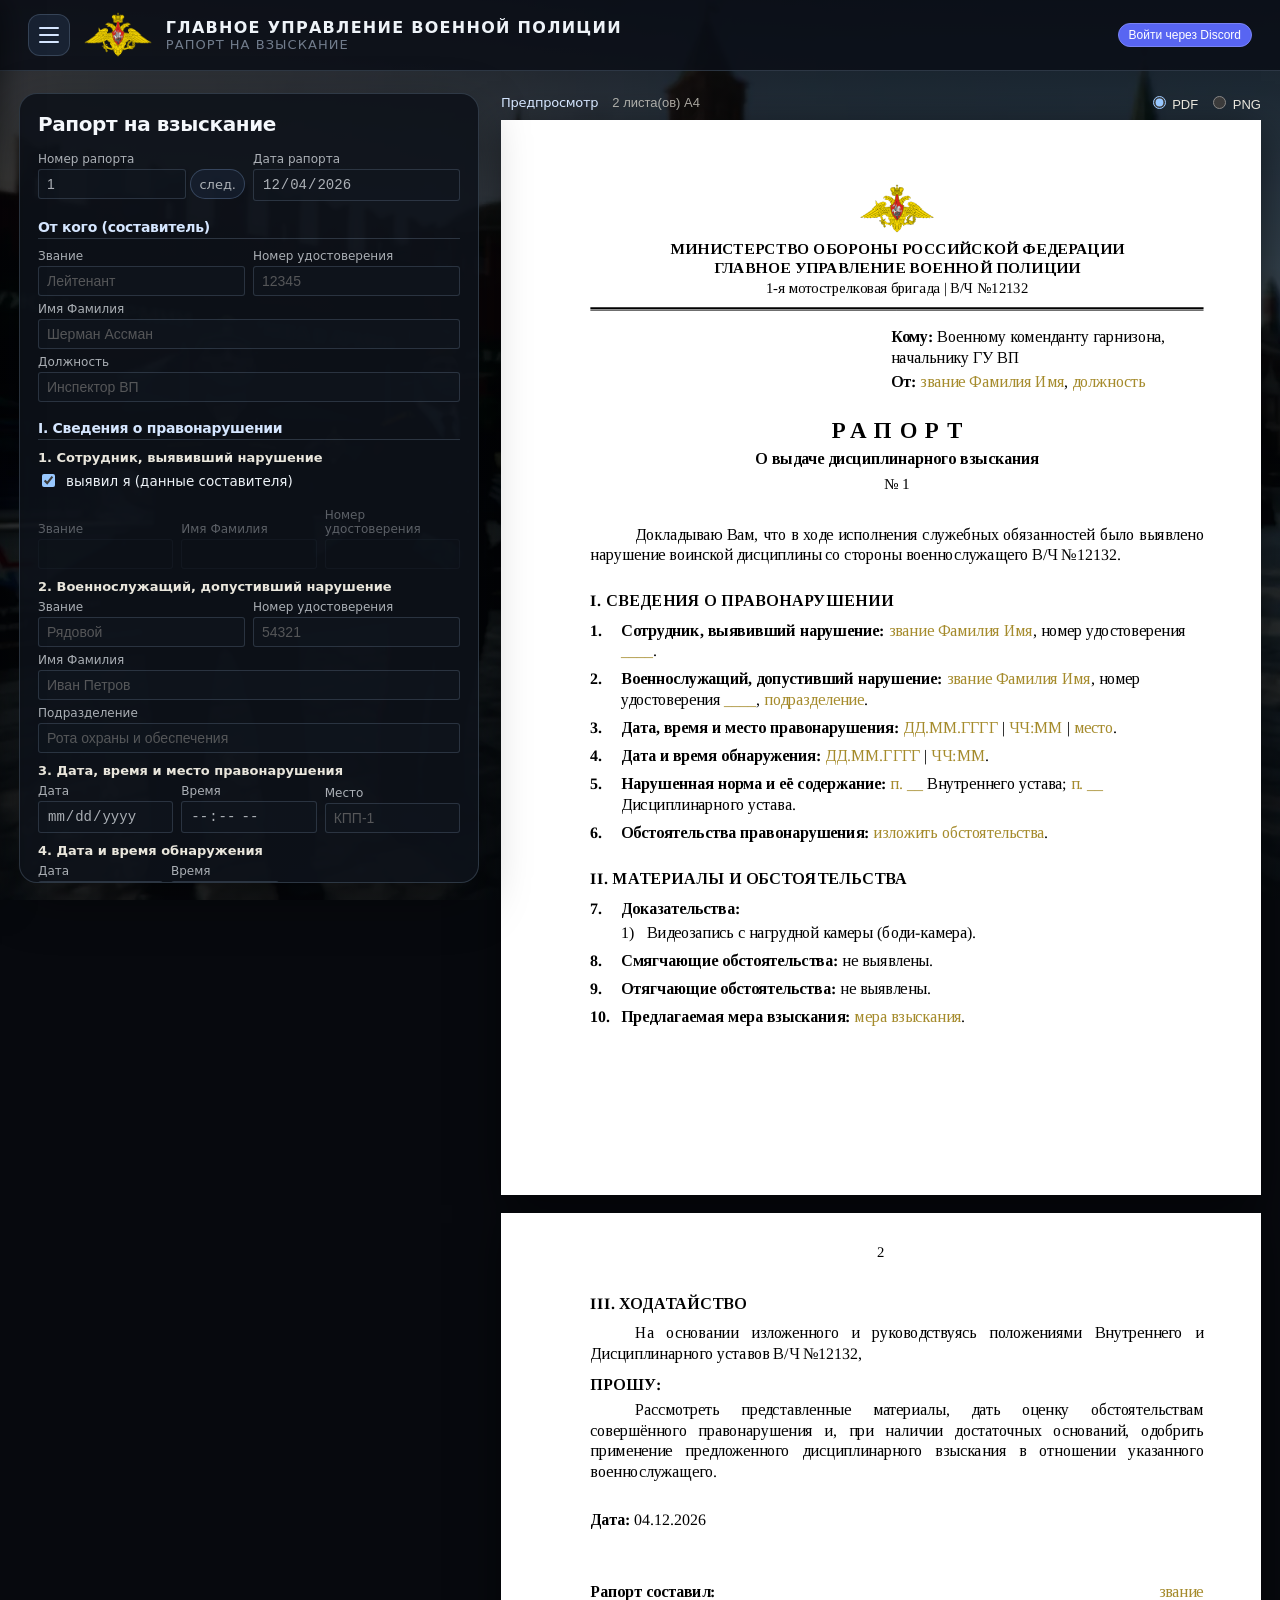
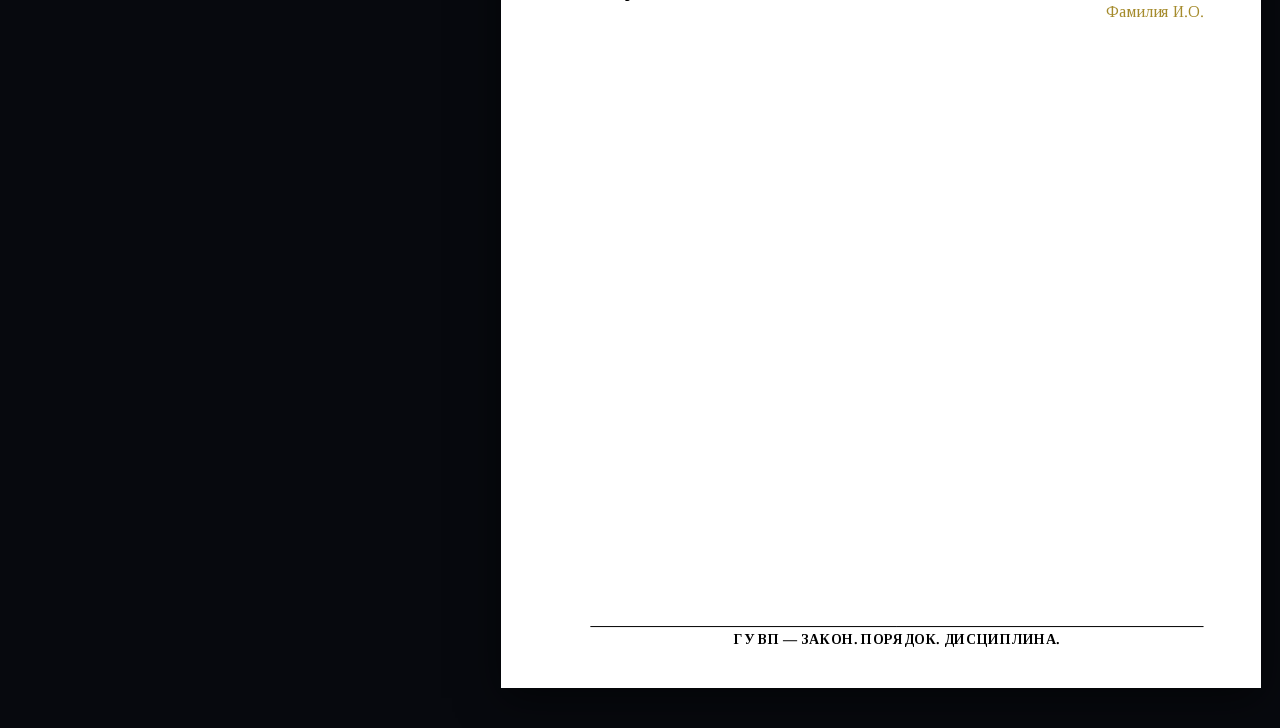
<file: index.html>
<!DOCTYPE html>
<html lang="ru">
<head>
<meta charset="utf-8">
<meta name="viewport" content="width=device-width, initial-scale=1">
<meta name="color-scheme" content="dark">
<title>ГУ ВП · Рапорт на взыскание</title>
<link rel="icon" href="favicon.svg" type="image/svg+xml">
<link rel="icon" href="favicon.png" type="image/png" sizes="64x64">
<link rel="apple-touch-icon" href="apple-touch-icon.png">
<link rel="stylesheet" href="style.css?v=9">
<script>(function(){var ids=['kremlin','formation','tanks'],id=null;try{id=sessionStorage.getItem('vp_bg');}catch(e){}if(ids.indexOf(id)<0){id=ids[Math.min(ids.length-1,Math.floor(Math.random()*ids.length))];try{sessionStorage.setItem('vp_bg',id);}catch(e){}}var v=null;try{v=sessionStorage.getItem('vp_bg_v');}catch(e){}if(v!=='d'&&v!=='m'){v=window.matchMedia('(max-width: 720px)').matches?'m':'d';try{sessionStorage.setItem('vp_bg_v',v);}catch(e){}}var h=document.documentElement;h.dataset.bg=id;h.dataset.bgVariant=v;})();</script>
</head>
<body class="v2">
<div class="scene" aria-hidden="true"><div class="scene-photo" id="scenePhoto"></div><div class="scene-veil"></div></div>

<header class="topbar">
  <img src="emblem.png" alt="">
  <div>
    <div class="t1">ГЛАВНОЕ УПРАВЛЕНИЕ ВОЕННОЙ ПОЛИЦИИ</div>
    <div class="t2">Рапорт на взыскание</div>
  </div>
  <nav class="tabs"><a href="index.html" class="on">На взыскание</a><a href="povyshenie.html">На повышение</a><a href="otchet.html">Отчёт</a><a href="vygovor.html">Приказ</a><a href="ugolovnoe.html">Уголовные дела</a><a href="gajd.html">Гайд УД</a></nav>
</header>

<main class="layout v2">
  <aside class="panel form-panel" id="form">
    <h2>Рапорт на взыскание</h2>
    <div class="row2">
      <label class="plab">Номер рапорта
        <span class="numrow"><input id="num" autocomplete="off"><button type="button" class="mini" id="numNext" title="Следующий номер по счётчику этого браузера">след.</button></span>
      </label>
      <label class="plab">Дата рапорта<input type="date" id="date"></label>
    </div>

    <h3>От кого (составитель)</h3>
    <div class="row2">
      <label class="plab">Звание<input class="req" id="fromRank" list="ranks" placeholder="Лейтенант"></label>
      <label class="plab">Номер удостоверения<input id="fromStatic" placeholder="12345"></label>
    </div>
    <label class="plab">Имя Фамилия<input class="req" id="fromName" placeholder="Шерман Ассман" autocomplete="off"></label>
    <label class="plab">Должность<input class="req" id="fromPos" list="positions" placeholder="Инспектор ВП"></label>

    <h3>I. Сведения о правонарушении</h3>
    <div class="q">1. Сотрудник, выявивший нарушение</div>
    <label class="chk"><input type="checkbox" id="detSelf" checked> выявил я (данные составителя)</label>
    <div id="detBox" class="row3">
      <label class="plab">Звание<input id="detRank" list="ranks"></label>
      <label class="plab">Имя Фамилия<input id="detName"></label>
      <label class="plab">Номер удостоверения<input id="detStatic"></label>
    </div>
    <div class="q">2. Военнослужащий, допустивший нарушение</div>
    <div class="row2">
      <label class="plab">Звание<input class="req" id="tRank" list="ranks" placeholder="Рядовой"></label>
      <label class="plab">Номер удостоверения<input class="req" id="tStatic" placeholder="54321"></label>
    </div>
    <label class="plab">Имя Фамилия<input class="req" id="tName" placeholder="Иван Петров" autocomplete="off"></label>
    <label class="plab">Подразделение<input class="req" id="tUnit" list="units" placeholder="Рота охраны и обеспечения"></label>
    <div class="q">3. Дата, время и место правонарушения</div>
    <div class="row3">
      <label class="plab">Дата<input type="date" class="req" id="vDate"></label>
      <label class="plab">Время<input type="time" class="req" id="vTime"></label>
      <label class="plab">Место<input class="req" id="vPlace" placeholder="КПП-1"></label>
    </div>
    <div class="q">4. Дата и время обнаружения</div>
    <div class="row3">
      <label class="plab">Дата<input type="date" class="req" id="dDate"></label>
      <label class="plab">Время<input type="time" class="req" id="dTime"></label>
      <span class="plab"><button type="button" class="mini" id="dSame">= времени нарушения</button></span>
    </div>
    <div class="q">5. Нарушенная норма и её содержание</div>
    <div id="normList"></div>
    <button type="button" class="btn ghost small" id="normAdd">+ ещё норма</button>
    <div class="norm-hint">Пункт Внутреннего устава, его полная расшифровка и соответствующий пункт Дисциплинарного устава. Введённые нормы запоминаются: при повторном вводе пункта расшифровка подставится сама.</div>
    <label class="plab q">6. Обстоятельства правонарушения<textarea class="req" id="circ" rows="4" placeholder="что произошло, действия нарушителя, реакция на замечания"></textarea></label>

    <h3>II. Материалы и обстоятельства</h3>
    <div class="q">7. Доказательства</div>
    <div id="evList"></div>
    <button type="button" class="btn ghost small" id="evAdd">+ доказательство</button>
    <label class="plab q">8. Смягчающие обстоятельства<textarea id="mitig" rows="1" placeholder="не выявлены"></textarea></label>
    <label class="plab q">9. Отягчающие обстоятельства<textarea id="aggr" rows="1" placeholder="не выявлены"></textarea></label>
    <label class="plab q">10. Предлагаемая мера взыскания<input class="req" id="measure" list="measures" placeholder="Выговор"></label>

    <h3>Выгрузка</h3>
    <label class="chk"><input type="checkbox" id="stampOn" checked> Ставить печать и подпись</label>
    <button class="btn primary" id="pdf">Скачать PDF</button>
    <button class="btn" id="png">Скачать PNG</button>
    <button class="btn ghost" id="clear">Очистить нарушение</button>
    <div class="status" id="status"></div>
    <div class="note">PDF — с векторным текстом и кликабельными ссылками на доказательства. PNG — тот же документ без ссылок: доказательства идут как «Приложение №N». Всё работает в браузере, данные никуда не отправляются; номер ведётся счётчиком этого браузера и правится вручную.</div>
  </aside>

  <section class="preview-wrap">
    <div class="pv-bar"><span>Предпросмотр</span><span id="pvPages"></span>
      <span class="pv-mode"><label><input type="radio" name="pvMode" value="preview" checked> PDF</label><label><input type="radio" name="pvMode" value="png"> PNG</label></span></div>
    <div class="preview" id="preview"></div>
  </section>
</main>

<datalist id="ranks">
  <option>Рядовой</option><option>Ефрейтор</option><option>Младший сержант</option><option>Сержант</option>
  <option>Старший сержант</option><option>Старшина</option><option>Прапорщик</option><option>Старший прапорщик</option>
  <option>Младший лейтенант</option><option>Лейтенант</option><option>Старший лейтенант</option><option>Капитан</option>
  <option>Майор</option><option>Подполковник</option><option>Полковник</option><option>Генерал-майор</option><option>Генерал-лейтенант</option><option>Генерал-полковник</option><option>Генерал армии</option>
</datalist>
<datalist id="evTypes">
  <option>Видеозапись с нагрудной камеры (боди-камера)</option><option>Скриншот</option><option>Видеозапись</option><option>Аудиозапись</option><option>Рапорт свидетеля</option><option>Объяснительная</option><option>Выписка из журнала</option>
</datalist>
<datalist id="positions">
  <option>Стажёр ВП</option><option>Инспектор ВП</option><option>Дознаватель ВП</option><option>Инструктор ВП</option><option>Зам. Ком. Бат ВП</option><option>Ком. Бат ВП</option><option>Инспектор военной комендатуры</option><option>Дознаватель военной комендатуры</option><option>Заместитель коменданта гарнизона</option><option>Комендант гарнизона</option>
</datalist>
<datalist id="units"></datalist>
<datalist id="measures">
  <option>Устное замечание</option><option>Предупреждение</option><option>Выговор</option><option>Строгий выговор</option><option>Наряд вне очереди</option><option>Арест с содержанием на гауптвахте</option><option>Понижение в воинском звании</option><option>Понижение в должности</option><option>Увольнение со службы</option>
</datalist>
<datalist id="normPts"></datalist>

<script src="config.js?v=2"></script>
<script src="eco.js?v=5"></script>
<script src="vendor/fonts-data.js"></script>
<script src="assets-data.js"></script>
<script src="vendor/pdfmake.min.js"></script>
<script src="vendor/pdf.min.js"></script>
<script src="vendor/pdf.worker.min.js"></script>
<script src="docs.js?v=13"></script>
<script src="vygovor-rules.js"></script>
<script src="app.js?v=3"></script>
</body>
</html>
</file>
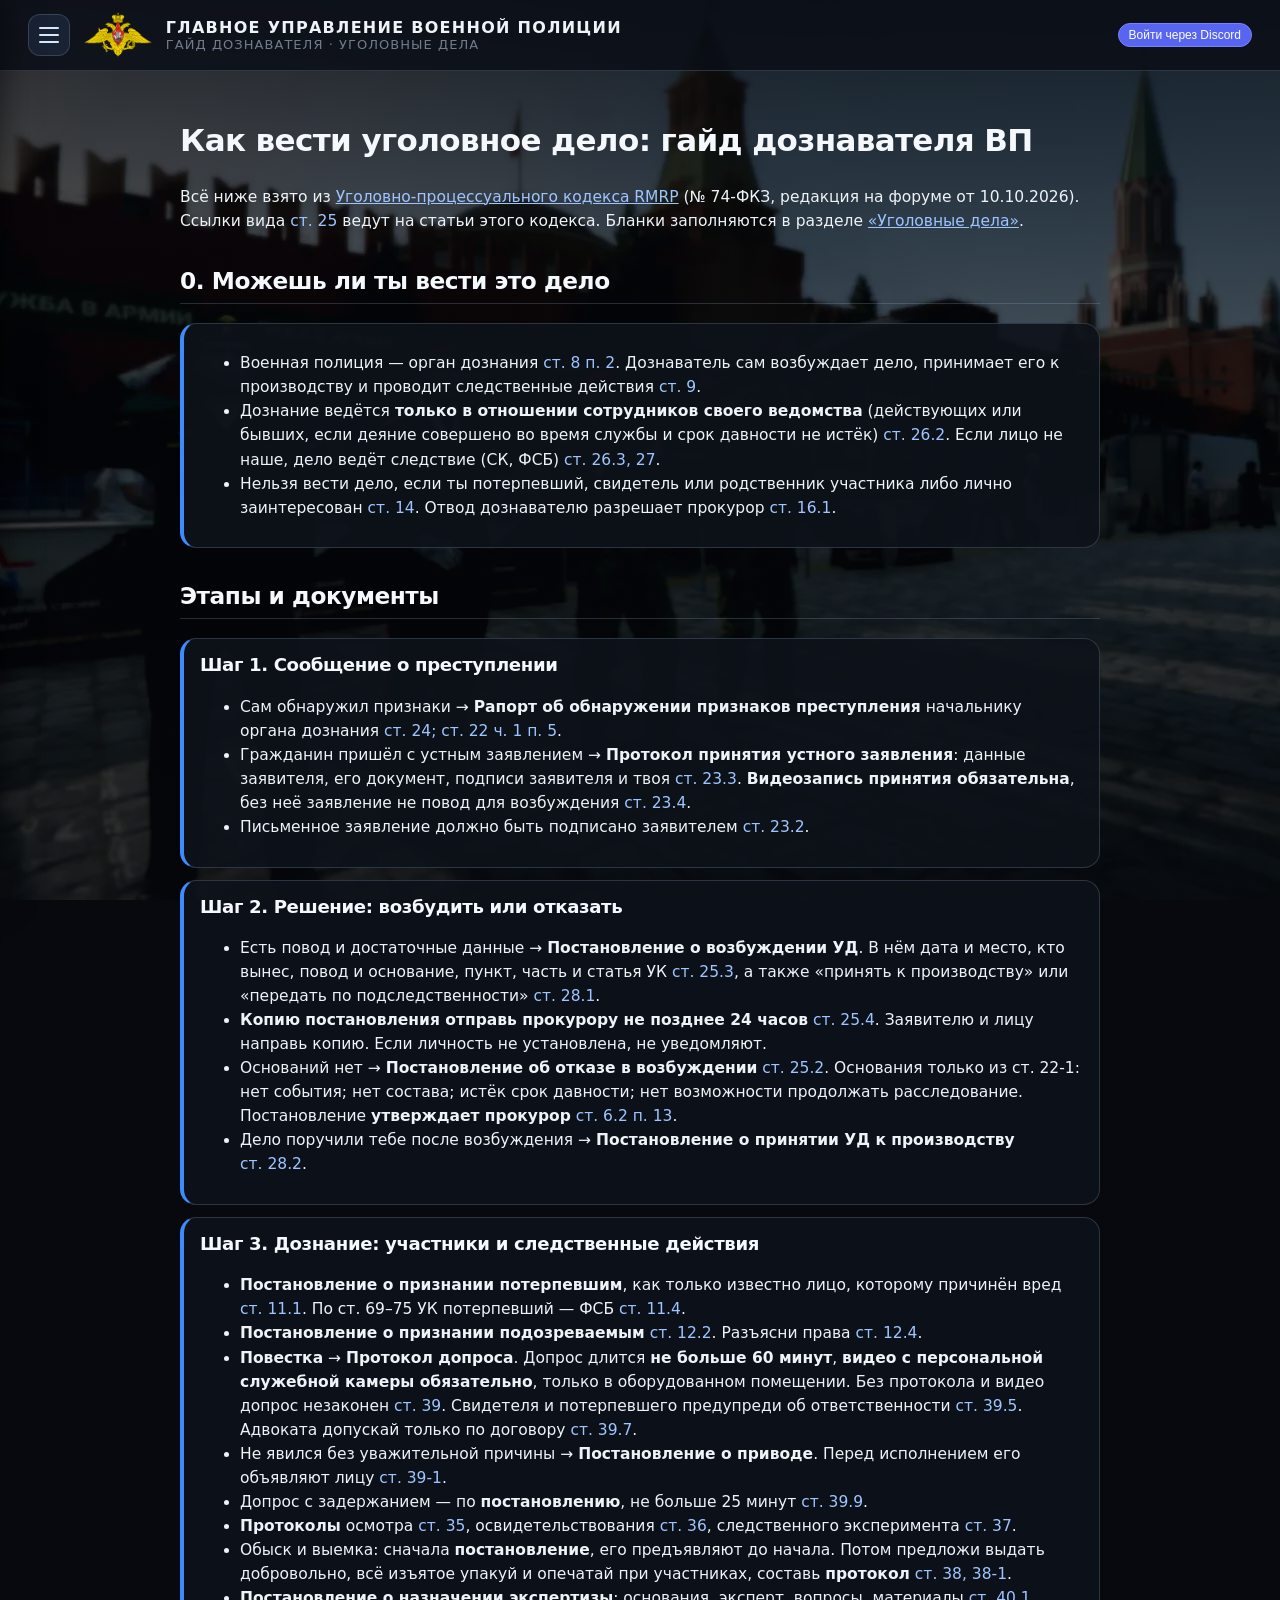
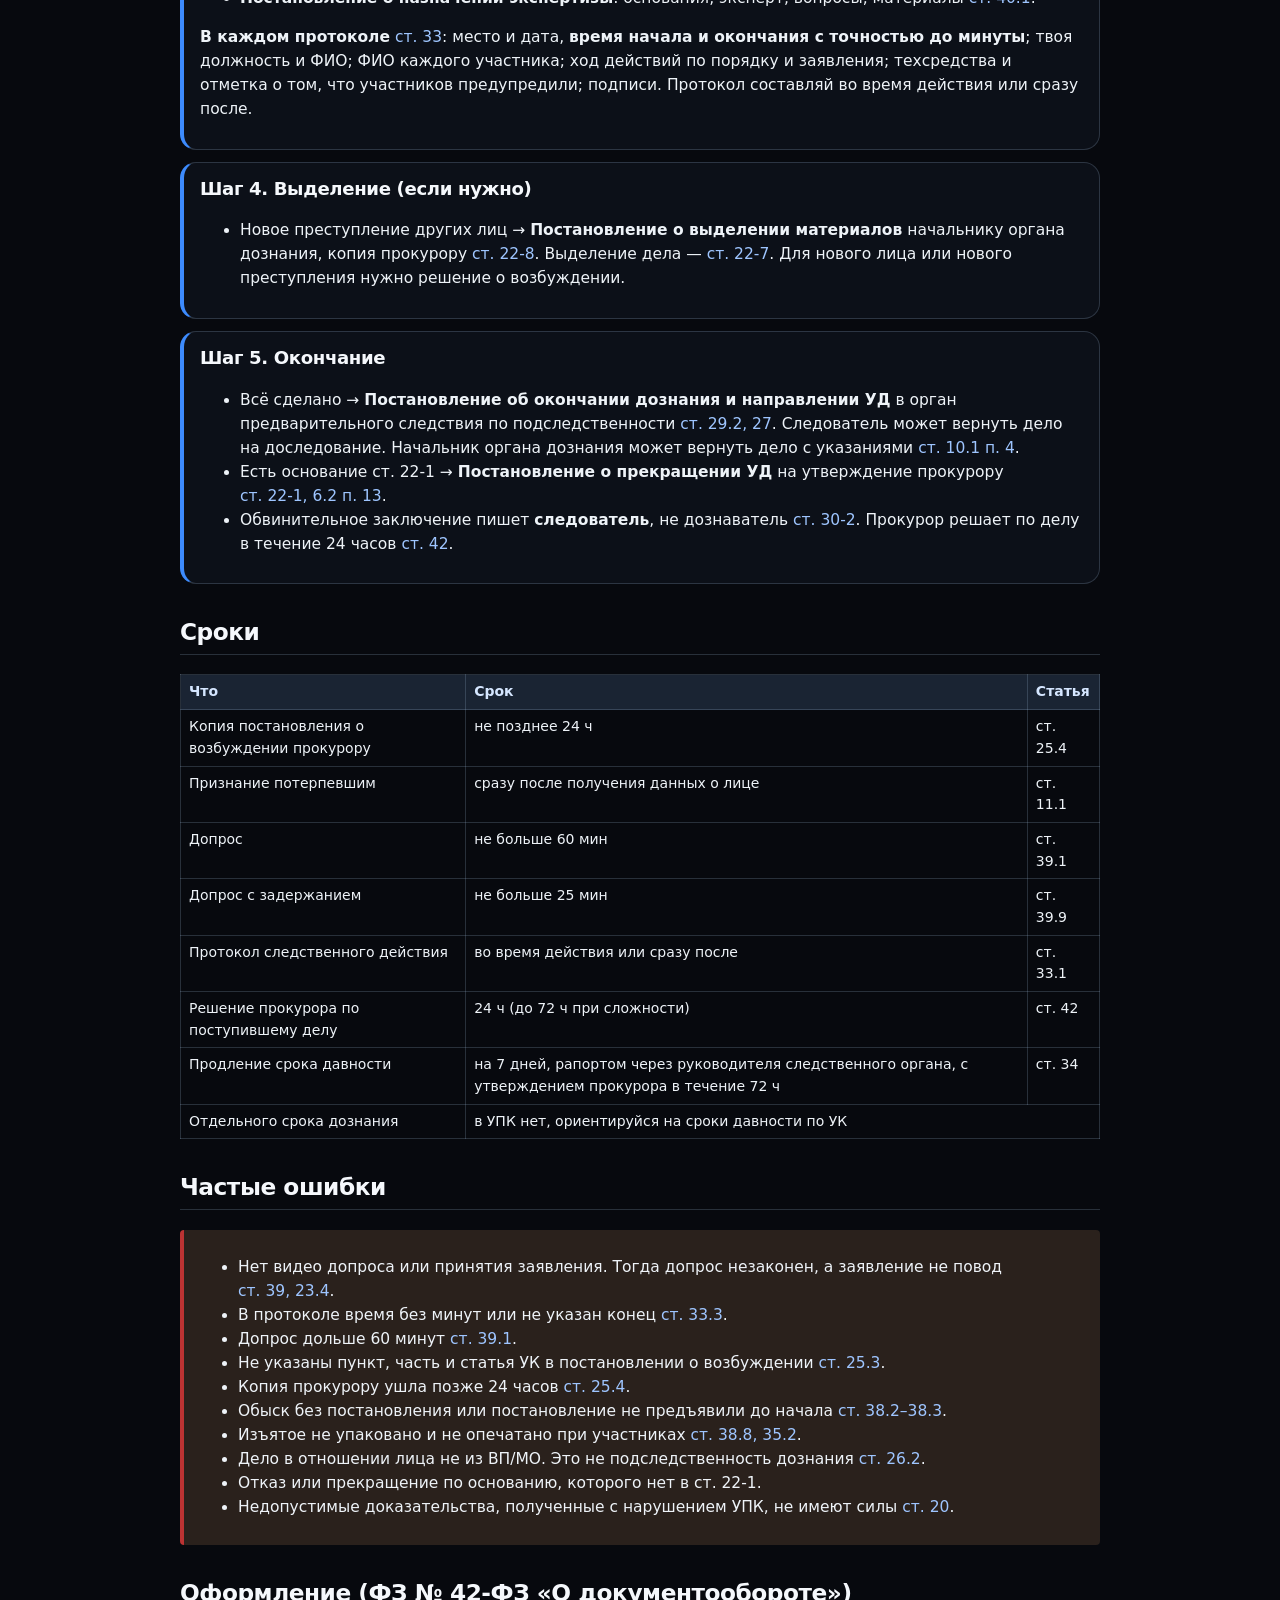
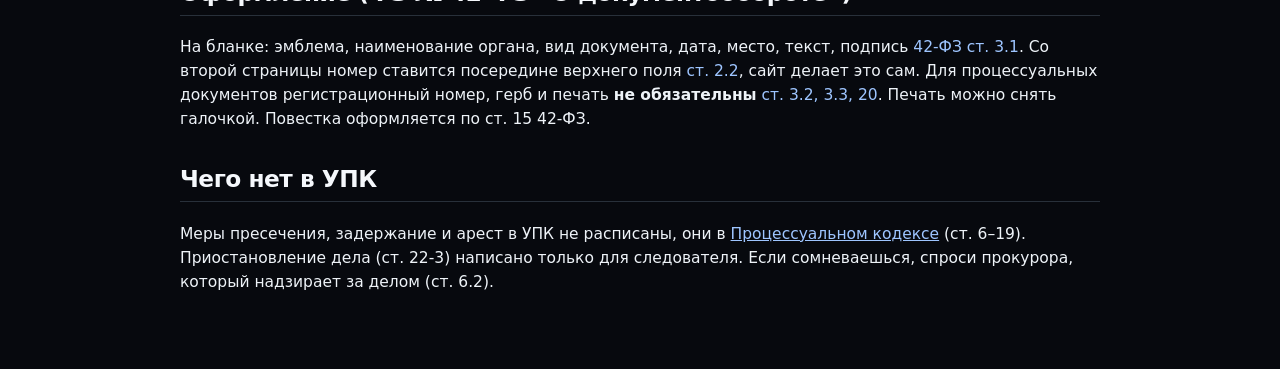
<file: gajd.html>
<!DOCTYPE html>
<html lang="ru">
<head>
<meta charset="utf-8">
<meta name="viewport" content="width=device-width, initial-scale=1">
<meta name="color-scheme" content="dark">
<title>ГУ ВП · Гайд по уголовным делам</title>
<link rel="icon" href="favicon.svg" type="image/svg+xml">
<link rel="icon" href="favicon.png" type="image/png" sizes="64x64">
<link rel="apple-touch-icon" href="apple-touch-icon.png">
<link rel="stylesheet" href="style.css?v=9">
<script>(function(){var ids=['kremlin','formation','tanks'],id=null;try{id=sessionStorage.getItem('vp_bg');}catch(e){}if(ids.indexOf(id)<0){id=ids[Math.min(ids.length-1,Math.floor(Math.random()*ids.length))];try{sessionStorage.setItem('vp_bg',id);}catch(e){}}var v=null;try{v=sessionStorage.getItem('vp_bg_v');}catch(e){}if(v!=='d'&&v!=='m'){v=window.matchMedia('(max-width: 720px)').matches?'m':'d';try{sessionStorage.setItem('vp_bg_v',v);}catch(e){}}var h=document.documentElement;h.dataset.bg=id;h.dataset.bgVariant=v;})();</script>
</head>
<body class="promo">
<div class="scene" aria-hidden="true"><div class="scene-photo" id="scenePhoto"></div><div class="scene-veil"></div></div>

<header class="topbar">
  <img src="emblem.png" alt="">
  <div>
    <div class="t1">ГЛАВНОЕ УПРАВЛЕНИЕ ВОЕННОЙ ПОЛИЦИИ</div>
    <div class="t2">Гайд дознавателя · уголовные дела</div>
  </div>
  <nav class="tabs"><a href="index.html">На взыскание</a><a href="povyshenie.html">На повышение</a><a href="otchet.html">Отчёт</a><a href="vygovor.html">Приказ</a><a href="ugolovnoe.html">Уголовные дела</a><a href="gajd.html" class="on">Гайд УД</a></nav>
</header>
<main class="guide">
<h1>Как вести уголовное дело: гайд дознавателя ВП</h1>
<p>Всё ниже взято из <a href="https://forum.rmrp.ru/threads/ugolovno-processualnyj-kodeks-rossijskoj-federacii.90218/" target="_blank" rel="noopener">Уголовно-процессуального кодекса RMRP</a> (№ 74-ФКЗ, редакция на форуме от 10.10.2026). Ссылки вида <span class="art">ст. 25</span> ведут на статьи этого кодекса. Бланки заполняются в разделе <a href="ugolovnoe.html">«Уголовные дела»</a>.</p>

<h2>0. Можешь ли ты вести это дело</h2>
<div class="step"><ul>
<li>Военная полиция — орган дознания <span class="art">ст. 8 п. 2</span>. Дознаватель сам возбуждает дело, принимает его к производству и проводит следственные действия <span class="art">ст. 9</span>.</li>
<li>Дознание ведётся <b>только в отношении сотрудников своего ведомства</b> (действующих или бывших, если деяние совершено во время службы и срок давности не истёк) <span class="art">ст. 26.2</span>. Если лицо не наше, дело ведёт следствие (СК, ФСБ) <span class="art">ст. 26.3, 27</span>.</li>
<li>Нельзя вести дело, если ты потерпевший, свидетель или родственник участника либо лично заинтересован <span class="art">ст. 14</span>. Отвод дознавателю разрешает прокурор <span class="art">ст. 16.1</span>.</li>
</ul></div>

<h2>Этапы и документы</h2>
<div class="step"><h3>Шаг 1. Сообщение о преступлении</h3>
<ul>
<li>Сам обнаружил признаки → <b>Рапорт об обнаружении признаков преступления</b> начальнику органа дознания <span class="art">ст. 24; ст. 22 ч. 1 п. 5</span>.</li>
<li>Гражданин пришёл с устным заявлением → <b>Протокол принятия устного заявления</b>: данные заявителя, его документ, подписи заявителя и твоя <span class="art">ст. 23.3</span>. <b>Видеозапись принятия обязательна</b>, без неё заявление не повод для возбуждения <span class="art">ст. 23.4</span>.</li>
<li>Письменное заявление должно быть подписано заявителем <span class="art">ст. 23.2</span>.</li>
</ul></div>
<div class="step"><h3>Шаг 2. Решение: возбудить или отказать</h3>
<ul>
<li>Есть повод и достаточные данные → <b>Постановление о возбуждении УД</b>. В нём дата и место, кто вынес, повод и основание, пункт, часть и статья УК <span class="art">ст. 25.3</span>, а также «принять к производству» или «передать по подследственности» <span class="art">ст. 28.1</span>.</li>
<li><b>Копию постановления отправь прокурору не позднее 24 часов</b> <span class="art">ст. 25.4</span>. Заявителю и лицу направь копию. Если личность не установлена, не уведомляют.</li>
<li>Оснований нет → <b>Постановление об отказе в возбуждении</b> <span class="art">ст. 25.2</span>. Основания только из ст. 22-1: нет события; нет состава; истёк срок давности; нет возможности продолжать расследование. Постановление <b>утверждает прокурор</b> <span class="art">ст. 6.2 п. 13</span>.</li>
<li>Дело поручили тебе после возбуждения → <b>Постановление о принятии УД к производству</b> <span class="art">ст. 28.2</span>.</li>
</ul></div>
<div class="step"><h3>Шаг 3. Дознание: участники и следственные действия</h3>
<ul>
<li><b>Постановление о признании потерпевшим</b>, как только известно лицо, которому причинён вред <span class="art">ст. 11.1</span>. По ст. 69–75 УК потерпевший — ФСБ <span class="art">ст. 11.4</span>.</li>
<li><b>Постановление о признании подозреваемым</b> <span class="art">ст. 12.2</span>. Разъясни права <span class="art">ст. 12.4</span>.</li>
<li><b>Повестка</b> → <b>Протокол допроса</b>. Допрос длится <b>не больше 60 минут</b>, <b>видео с персональной служебной камеры обязательно</b>, только в оборудованном помещении. Без протокола и видео допрос незаконен <span class="art">ст. 39</span>. Свидетеля и потерпевшего предупреди об ответственности <span class="art">ст. 39.5</span>. Адвоката допускай только по договору <span class="art">ст. 39.7</span>.</li>
<li>Не явился без уважительной причины → <b>Постановление о приводе</b>. Перед исполнением его объявляют лицу <span class="art">ст. 39-1</span>.</li>
<li>Допрос с задержанием — по <b>постановлению</b>, не больше 25 минут <span class="art">ст. 39.9</span>.</li>
<li><b>Протоколы</b> осмотра <span class="art">ст. 35</span>, освидетельствования <span class="art">ст. 36</span>, следственного эксперимента <span class="art">ст. 37</span>.</li>
<li>Обыск и выемка: сначала <b>постановление</b>, его предъявляют до начала. Потом предложи выдать добровольно, всё изъятое упакуй и опечатай при участниках, составь <b>протокол</b> <span class="art">ст. 38, 38-1</span>.</li>
<li><b>Постановление о назначении экспертизы</b>: основания, эксперт, вопросы, материалы <span class="art">ст. 40.1</span>.</li>
</ul>
<p><b>В каждом протоколе</b> <span class="art">ст. 33</span>: место и дата, <b>время начала и окончания с точностью до минуты</b>; твоя должность и ФИО; ФИО каждого участника; ход действий по порядку и заявления; техсредства и отметка о том, что участников предупредили; подписи. Протокол составляй во время действия или сразу после.</p></div>
<div class="step"><h3>Шаг 4. Выделение (если нужно)</h3>
<ul><li>Новое преступление других лиц → <b>Постановление о выделении материалов</b> начальнику органа дознания, копия прокурору <span class="art">ст. 22-8</span>. Выделение дела — <span class="art">ст. 22-7</span>. Для нового лица или нового преступления нужно решение о возбуждении.</li></ul></div>
<div class="step"><h3>Шаг 5. Окончание</h3>
<ul>
<li>Всё сделано → <b>Постановление об окончании дознания и направлении УД</b> в орган предварительного следствия по подследственности <span class="art">ст. 29.2, 27</span>. Следователь может вернуть дело на доследование. Начальник органа дознания может вернуть дело с указаниями <span class="art">ст. 10.1 п. 4</span>.</li>
<li>Есть основание ст. 22-1 → <b>Постановление о прекращении УД</b> на утверждение прокурору <span class="art">ст. 22-1, 6.2 п. 13</span>.</li>
<li>Обвинительное заключение пишет <b>следователь</b>, не дознаватель <span class="art">ст. 30-2</span>. Прокурор решает по делу в течение 24 часов <span class="art">ст. 42</span>.</li>
</ul></div>

<h2>Сроки</h2>
<table><tr><th>Что</th><th>Срок</th><th>Статья</th></tr>
<tr><td>Копия постановления о возбуждении прокурору</td><td>не позднее 24 ч</td><td>ст. 25.4</td></tr>
<tr><td>Признание потерпевшим</td><td>сразу после получения данных о лице</td><td>ст. 11.1</td></tr>
<tr><td>Допрос</td><td>не больше 60 мин</td><td>ст. 39.1</td></tr>
<tr><td>Допрос с задержанием</td><td>не больше 25 мин</td><td>ст. 39.9</td></tr>
<tr><td>Протокол следственного действия</td><td>во время действия или сразу после</td><td>ст. 33.1</td></tr>
<tr><td>Решение прокурора по поступившему делу</td><td>24 ч (до 72 ч при сложности)</td><td>ст. 42</td></tr>
<tr><td>Продление срока давности</td><td>на 7 дней, рапортом через руководителя следственного органа, с утверждением прокурора в течение 72 ч</td><td>ст. 34</td></tr>
<tr><td>Отдельного срока дознания</td><td colspan="2">в УПК нет, ориентируйся на сроки давности по УК</td></tr>
</table>

<h2>Частые ошибки</h2>
<div class="warn"><ul>
<li>Нет видео допроса или принятия заявления. Тогда допрос незаконен, а заявление не повод <span class="art">ст. 39, 23.4</span>.</li>
<li>В протоколе время без минут или не указан конец <span class="art">ст. 33.3</span>.</li>
<li>Допрос дольше 60 минут <span class="art">ст. 39.1</span>.</li>
<li>Не указаны пункт, часть и статья УК в постановлении о возбуждении <span class="art">ст. 25.3</span>.</li>
<li>Копия прокурору ушла позже 24 часов <span class="art">ст. 25.4</span>.</li>
<li>Обыск без постановления или постановление не предъявили до начала <span class="art">ст. 38.2–38.3</span>.</li>
<li>Изъятое не упаковано и не опечатано при участниках <span class="art">ст. 38.8, 35.2</span>.</li>
<li>Дело в отношении лица не из ВП/МО. Это не подследственность дознания <span class="art">ст. 26.2</span>.</li>
<li>Отказ или прекращение по основанию, которого нет в ст. 22-1.</li>
<li>Недопустимые доказательства, полученные с нарушением УПК, не имеют силы <span class="art">ст. 20</span>.</li>
</ul></div>

<h2>Оформление (ФЗ № 42-ФЗ «О документообороте»)</h2>
<p>На бланке: эмблема, наименование органа, вид документа, дата, место, текст, подпись <span class="art">42-ФЗ ст. 3.1</span>. Со второй страницы номер ставится посередине верхнего поля <span class="art">ст. 2.2</span>, сайт делает это сам. Для процессуальных документов регистрационный номер, герб и печать <b>не обязательны</b> <span class="art">ст. 3.2, 3.3, 20</span>. Печать можно снять галочкой. Повестка оформляется по ст. 15 42-ФЗ.</p>

<h2>Чего нет в УПК</h2>
<p>Меры пресечения, задержание и арест в УПК не расписаны, они в <a href="https://forum.rmrp.ru/threads/processualnyj-kodeks-rossijskoj-federacii.58424/" target="_blank" rel="noopener">Процессуальном кодексе</a> (ст. 6–19). Приостановление дела (ст. 22-3) написано только для следователя. Если сомневаешься, спроси прокурора, который надзирает за делом (ст. 6.2).</p>
</main>
<script src="config.js?v=2"></script>
<script src="eco.js?v=5"></script>
<script src="config.js"></script>
<script src="vendor/fonts-data.js"></script>
<script src="assets-data.js"></script>
<script src="docs.js?v=13"></script>
</body>
</html>
</file>
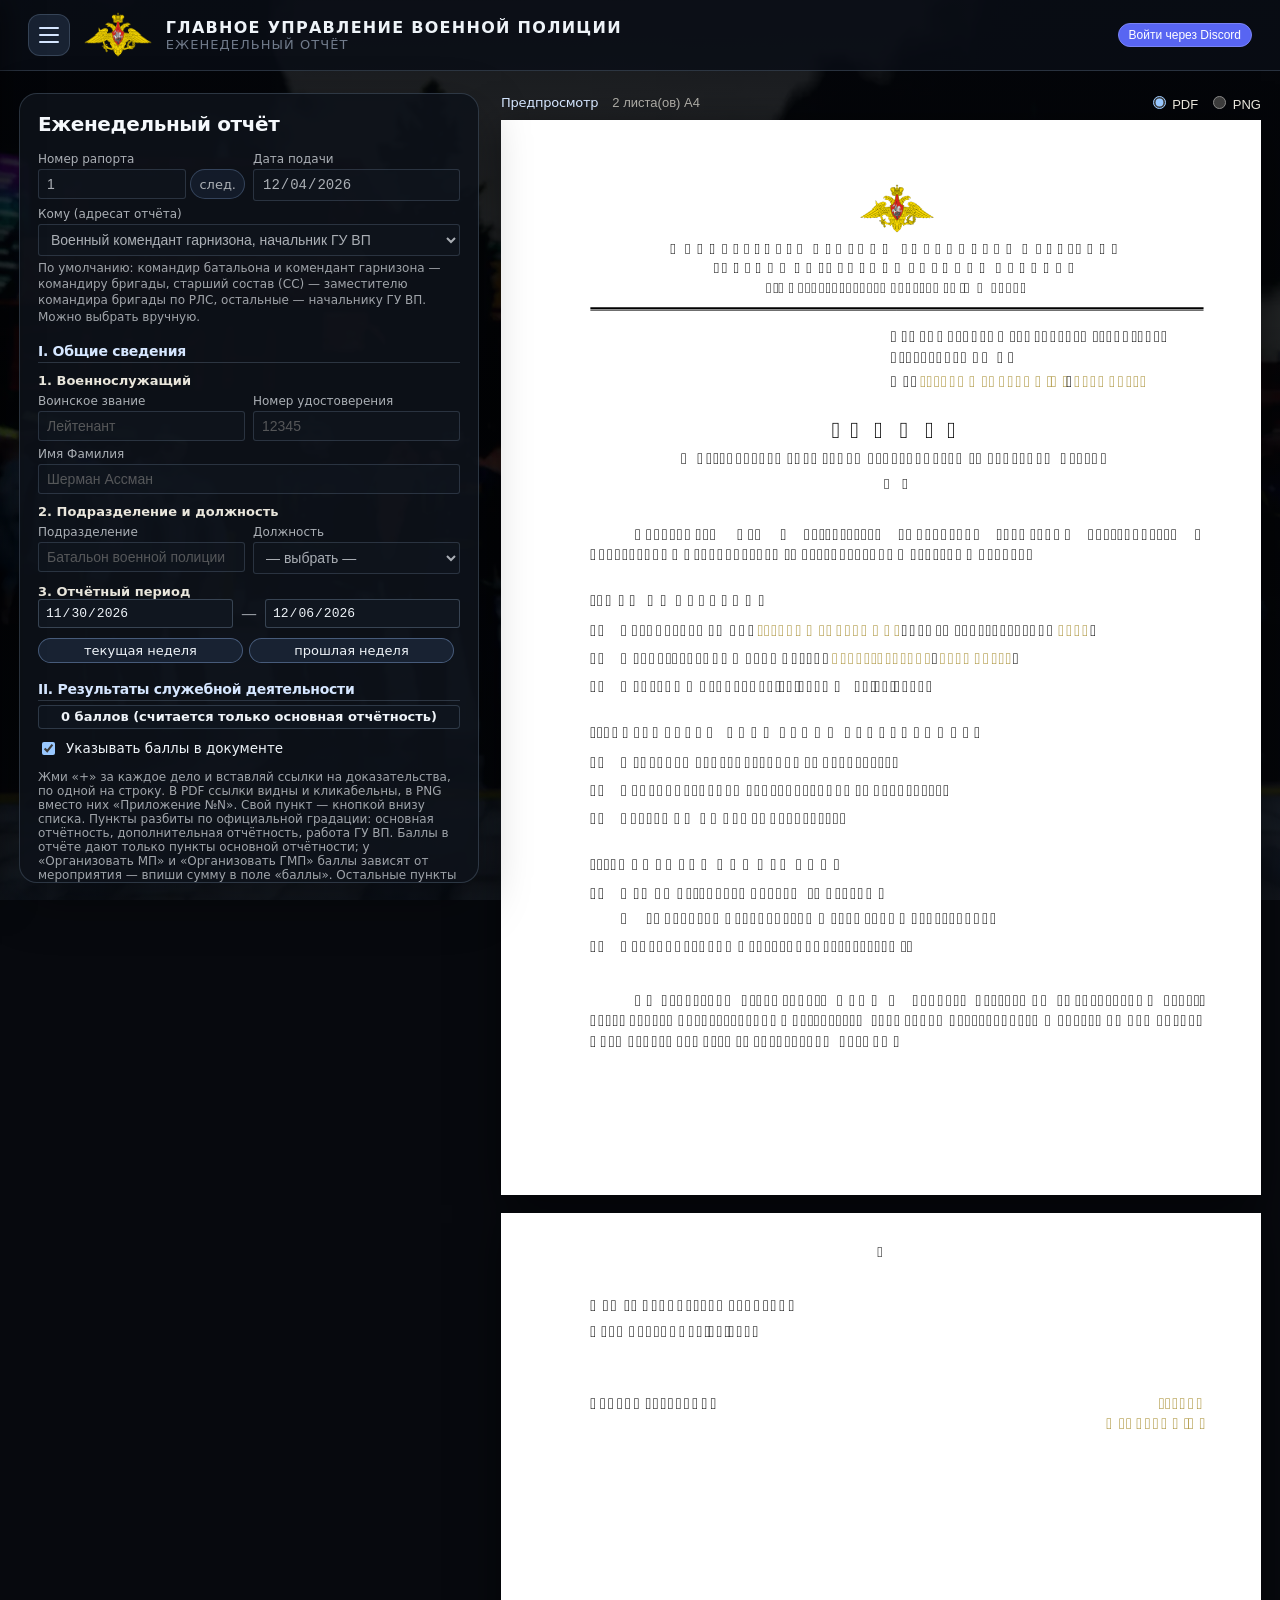
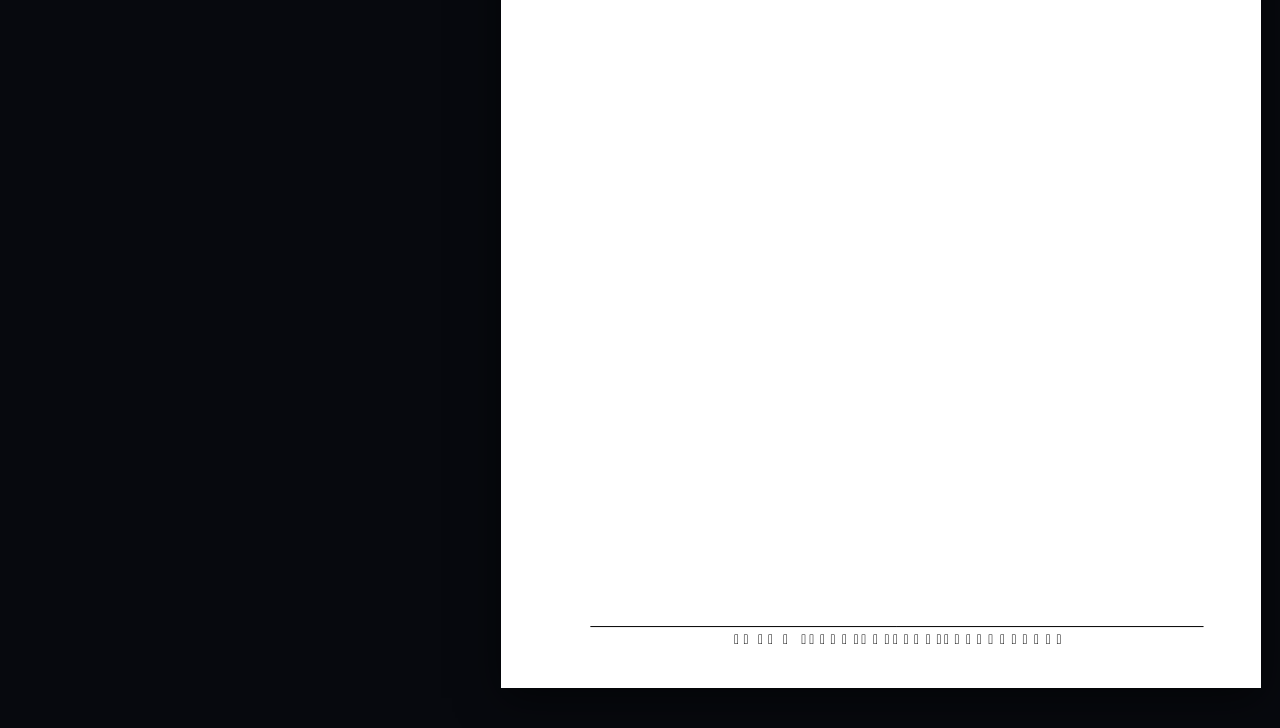
<file: otchet.html>
<!DOCTYPE html>
<html lang="ru">
<head>
<meta charset="utf-8">
<meta name="viewport" content="width=device-width, initial-scale=1">
<meta name="color-scheme" content="dark">
<title>ГУ ВП · Еженедельный отчёт</title>
<link rel="icon" href="favicon.svg" type="image/svg+xml">
<link rel="icon" href="favicon.png" type="image/png" sizes="64x64">
<link rel="apple-touch-icon" href="apple-touch-icon.png">
<link rel="stylesheet" href="style.css?v=9">
<script>(function(){var ids=['kremlin','formation','tanks'],id=null;try{id=sessionStorage.getItem('vp_bg');}catch(e){}if(ids.indexOf(id)<0){id=ids[Math.min(ids.length-1,Math.floor(Math.random()*ids.length))];try{sessionStorage.setItem('vp_bg',id);}catch(e){}}var v=null;try{v=sessionStorage.getItem('vp_bg_v');}catch(e){}if(v!=='d'&&v!=='m'){v=window.matchMedia('(max-width: 720px)').matches?'m':'d';try{sessionStorage.setItem('vp_bg_v',v);}catch(e){}}var h=document.documentElement;h.dataset.bg=id;h.dataset.bgVariant=v;})();</script>
</head>
<body class="v2">
<div class="scene" aria-hidden="true"><div class="scene-photo" id="scenePhoto"></div><div class="scene-veil"></div></div>

<header class="topbar">
  <img src="emblem.png" alt="">
  <div>
    <div class="t1">ГЛАВНОЕ УПРАВЛЕНИЕ ВОЕННОЙ ПОЛИЦИИ</div>
    <div class="t2">Еженедельный отчёт</div>
  </div>
  <nav class="tabs"><a href="index.html">На взыскание</a><a href="povyshenie.html">На повышение</a><a href="otchet.html" class="on">Отчёт</a><a href="vygovor.html">Приказ</a><a href="ugolovnoe.html">Уголовные дела</a><a href="gajd.html">Гайд УД</a></nav>
</header>

<main class="layout v2">
  <aside class="panel form-panel" id="form">
    <h2>Еженедельный отчёт</h2>
    <div class="row2">
      <label class="plab">Номер рапорта
        <span class="numrow"><input id="num" autocomplete="off"><button type="button" class="mini" id="numNext" title="Следующий номер по счётчику этого браузера">след.</button></span>
      </label>
      <label class="plab">Дата подачи<input type="date" id="date"></label>
    </div>
    <label class="plab">Кому (адресат отчёта)<select id="toSel">
      <option value="gu">Военный комендант гарнизона, начальник ГУ ВП</option>
      <option value="zam_kombrig_rls">Заместитель командира бригады по РЛС</option>
      <option value="kombrig">Командир бригады</option></select></label>
    <div class="norm-hint" id="toHint">По умолчанию: командир батальона и комендант гарнизона — командиру бригады, старший состав (СС) — заместителю командира бригады по РЛС, остальные — начальнику ГУ ВП. Можно выбрать вручную.</div>
    <h3>I. Общие сведения</h3>
    <div class="q">1. Военнослужащий</div>
    <div class="row2">
      <label class="plab">Воинское звание<input class="req" id="fromRank" list="ranks" placeholder="Лейтенант"></label>
      <label class="plab">Номер удостоверения<input class="req" id="fromStatic" placeholder="12345"></label>
    </div>
    <label class="plab">Имя Фамилия<input class="req" id="fromName" placeholder="Шерман Ассман" autocomplete="off"></label>
    <div class="q">2. Подразделение и должность</div>
    <div class="row2">
      <label class="plab">Подразделение<input class="req" id="fromUnit" list="units" placeholder="Батальон военной полиции"></label>
      <label class="plab">Должность<select class="req" id="fromPos"><option value="">— выбрать —</option><option>Комендант Гарнизона</option><option>Ком. Бат. ВП</option><option>Зам. Ком. Бат. ВП</option><option>Инспектор Комендатуры</option><option>Инструктор ВП</option><option>Инспектор ВП</option><option>Стажёр ВП</option></select></label>
    </div>
    <div class="q">3. Отчётный период</div>
    <div class="week-dates"><input type="date" id="fromDate" class="req"><span>—</span><input type="date" id="toDate" class="req"></div>
    <div class="week-btns"><button type="button" class="mini" id="wkCur">текущая неделя</button><button type="button" class="mini" id="wkPrev">прошлая неделя</button><span class="norm-hint" id="wkHint"></span></div>

    <h3>II. Результаты служебной деятельности</h3>
    <div class="bar"><div class="bar-fill" id="barFill"></div><span id="barText">0 баллов</span></div>
    <label class="chk"><input type="checkbox" id="showPts" checked> Указывать баллы в документе</label>
    <div class="plan-box" id="planBox" hidden></div>
    <div class="acts-hint">Жми «+» за каждое дело и вставляй ссылки на доказательства, по одной на строку. В PDF ссылки видны и кликабельны, в PNG вместо них «Приложение №N». Свой пункт — кнопкой внизу списка. Пункты разбиты по официальной градации: основная отчётность, дополнительная отчётность, работа ГУ ВП. Баллы в отчёте дают только пункты основной отчётности; у «Организовать МП» и «Организовать ГМП» баллы зависят от мероприятия — впиши сумму в поле «баллы». Остальные пункты идут в отчёт и в число выполненных действий без баллов.</div>
    <div id="acts"></div>
    <div class="vygovor-note ok" id="vygNote">Выговор, который ты уже выдал рапортом на взыскание, второй раз не считается. Оставь что-то одно: либо рапорт, либо выговор.</div>

    <h3>III. Итоговая информация</h3>
    <label class="plab q">7. Общий результат работы за неделю<textarea id="result" rows="2"></textarea></label>
    <div class="norm-hint">Пусто — подставится автоматически: «выполнено мероприятий и служебных действий: N». Общее количество баллов печатается отдельной строкой перед датой.</div>
    <label class="plab q">8. Дополнительные сведения<textarea id="extra" rows="2" placeholder="сложности, предложения; пусто — «отсутствуют»"></textarea></label>
    <h3>Выгрузка</h3>
    <label class="chk"><input type="checkbox" id="stampOn" checked> Ставить печать</label>
    <button class="btn primary" id="pdf">Скачать PDF</button>
    <button class="btn" id="png">Скачать PNG</button>
    <button class="btn ghost" id="clear">Обнулить неделю</button>
    <div class="status" id="status"></div>
    <h3>Отправка руководству</h3>
    <div class="send-box" id="sendBox">
      <div class="send-info" id="sendInfo">Проверяю вход…</div>
      <button class="btn primary" id="sendBtn" type="button">Отправить отчёт</button>
      <div class="status" id="sendStatus"></div>
    </div>
    <div class="note">PDF — векторный текст, ссылки на доказательства видны и кликабельны. PNG — тот же документ без ссылок: вместо адресов «Приложение №N». PDF и PNG работают без входа. Данные хранятся в этом браузере; руководству они уходят только по кнопке «Отправить отчёт» (нужен вход через Discord). Срок — воскресенье 19:00 МСК, после срока отчёт сохраняется с отметкой «после срока», премия не начисляется.</div>
  </aside>
  <section class="preview-wrap">
    <div class="pv-bar"><span>Предпросмотр</span><span id="pvPages"></span>
      <span class="pv-mode"><label><input type="radio" name="pvMode" value="preview" checked> PDF</label><label><input type="radio" name="pvMode" value="png"> PNG</label></span></div>
    <div class="preview" id="preview"></div>
  </section>
</main>

<datalist id="ranks">
  <option>Рядовой</option><option>Ефрейтор</option><option>Младший сержант</option><option>Сержант</option>
  <option>Старший сержант</option><option>Старшина</option><option>Прапорщик</option><option>Старший прапорщик</option>
  <option>Младший лейтенант</option><option>Лейтенант</option><option>Старший лейтенант</option><option>Капитан</option>
  <option>Майор</option><option>Подполковник</option><option>Полковник</option><option>Генерал-майор</option><option>Генерал-лейтенант</option><option>Генерал-полковник</option><option>Генерал армии</option>
</datalist>
<datalist id="units"><option>Батальон военной полиции</option><option>Военная комендатура</option></datalist>

<script src="config.js?v=2"></script>
<script src="eco.js?v=5"></script>
<script src="vendor/fonts-data.js"></script>
<script src="assets-data.js"></script>
<script src="vendor/pdfmake.min.js"></script>
<script src="vendor/pdf.min.js"></script>
<script src="vendor/pdf.worker.min.js"></script>
<script src="docs.js?v=13"></script>
<script src="promo-rules.js?v=14"></script>
<script src="criteria.js?v=9"></script>
<script src="otchet.js?v=8"></script>
</body>
</html>
</file>
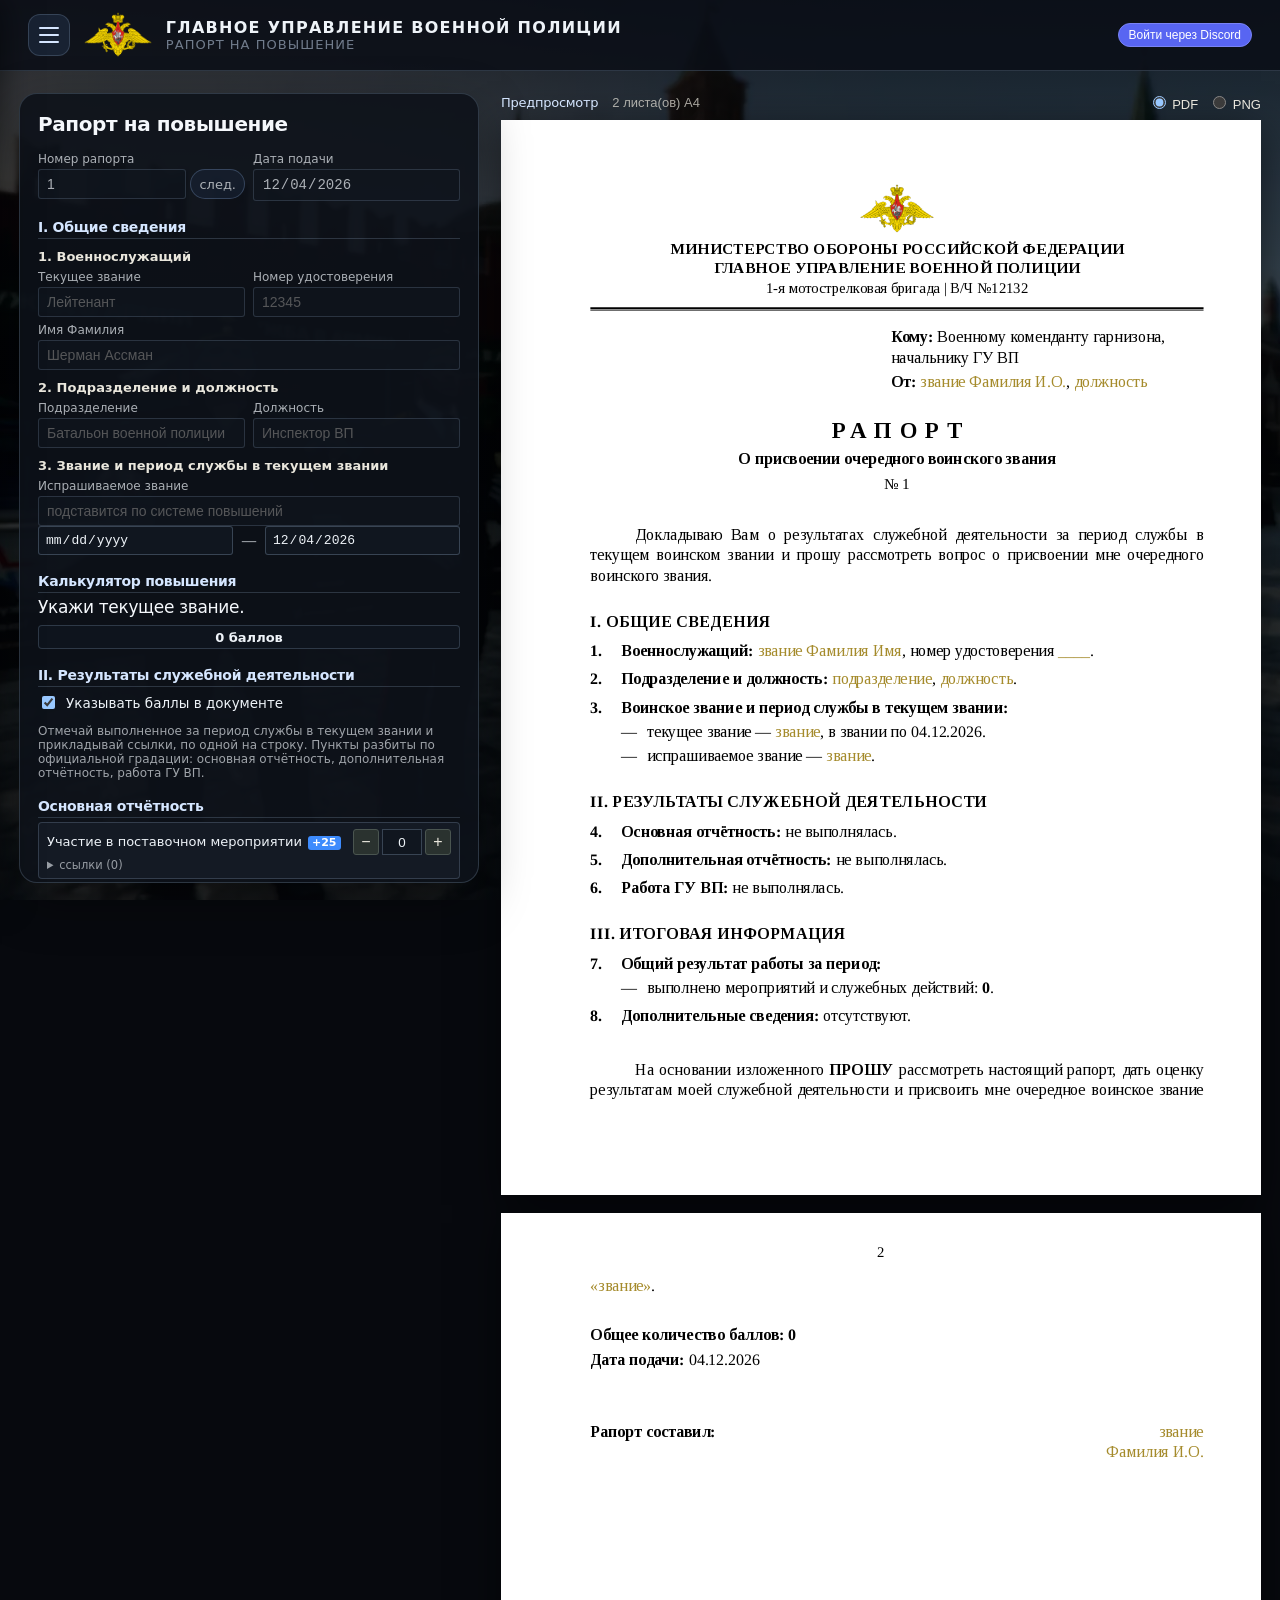
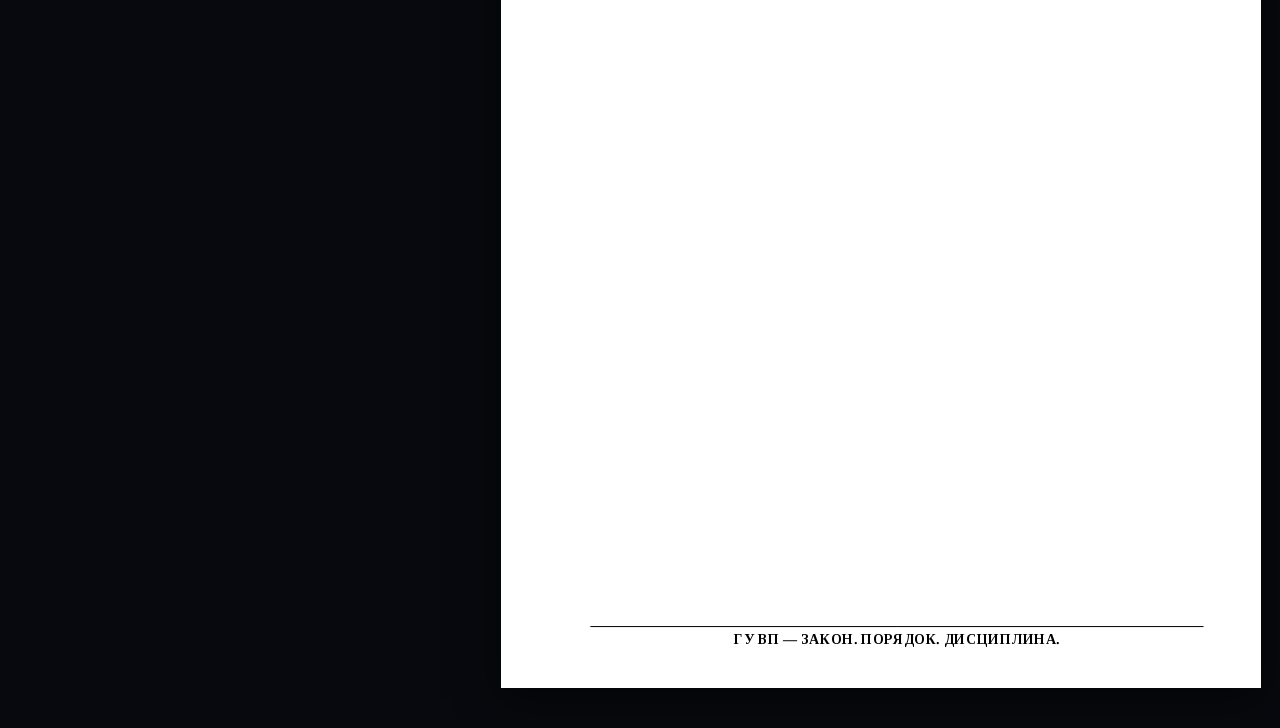
<file: povyshenie.html>
<!DOCTYPE html>
<html lang="ru">
<head>
<meta charset="utf-8">
<meta name="viewport" content="width=device-width, initial-scale=1">
<meta name="color-scheme" content="dark">
<title>ГУ ВП · Рапорт на повышение</title>
<link rel="icon" href="favicon.svg" type="image/svg+xml">
<link rel="icon" href="favicon.png" type="image/png" sizes="64x64">
<link rel="apple-touch-icon" href="apple-touch-icon.png">
<link rel="stylesheet" href="style.css?v=9">
<script>(function(){var ids=['kremlin','formation','tanks'],id=null;try{id=sessionStorage.getItem('vp_bg');}catch(e){}if(ids.indexOf(id)<0){id=ids[Math.min(ids.length-1,Math.floor(Math.random()*ids.length))];try{sessionStorage.setItem('vp_bg',id);}catch(e){}}var v=null;try{v=sessionStorage.getItem('vp_bg_v');}catch(e){}if(v!=='d'&&v!=='m'){v=window.matchMedia('(max-width: 720px)').matches?'m':'d';try{sessionStorage.setItem('vp_bg_v',v);}catch(e){}}var h=document.documentElement;h.dataset.bg=id;h.dataset.bgVariant=v;})();</script>
</head>
<body class="v2">
<div class="scene" aria-hidden="true"><div class="scene-photo" id="scenePhoto"></div><div class="scene-veil"></div></div>

<header class="topbar">
  <img src="emblem.png" alt="">
  <div>
    <div class="t1">ГЛАВНОЕ УПРАВЛЕНИЕ ВОЕННОЙ ПОЛИЦИИ</div>
    <div class="t2">Рапорт на повышение</div>
  </div>
  <nav class="tabs"><a href="index.html">На взыскание</a><a href="povyshenie.html" class="on">На повышение</a><a href="otchet.html">Отчёт</a><a href="vygovor.html">Приказ</a><a href="ugolovnoe.html">Уголовные дела</a><a href="gajd.html">Гайд УД</a></nav>
</header>

<main class="layout v2">
  <aside class="panel form-panel" id="form">
    <h2>Рапорт на повышение</h2>
    <div class="row2">
      <label class="plab">Номер рапорта
        <span class="numrow"><input id="num" autocomplete="off"><button type="button" class="mini" id="numNext" title="Следующий номер по счётчику этого браузера">след.</button></span>
      </label>
      <label class="plab">Дата подачи<input type="date" id="date"></label>
    </div>
    <h3>I. Общие сведения</h3>
    <div class="q">1. Военнослужащий</div>
    <div class="row2">
      <label class="plab">Текущее звание<input class="req" id="fromRank" list="ranks" placeholder="Лейтенант"></label>
      <label class="plab">Номер удостоверения<input class="req" id="fromStatic" placeholder="12345"></label>
    </div>
    <label class="plab">Имя Фамилия<input class="req" id="fromName" placeholder="Шерман Ассман" autocomplete="off"></label>
    <div class="q">2. Подразделение и должность</div>
    <div class="row2">
      <label class="plab">Подразделение<input class="req" id="fromUnit" list="units" placeholder="Батальон военной полиции"></label>
      <label class="plab">Должность<input class="req" id="fromPos" list="positions" placeholder="Инспектор ВП"></label>
    </div>
    <div class="q">3. Звание и период службы в текущем звании</div>
    <label class="plab">Испрашиваемое звание<input class="req" id="target" list="ranks" placeholder="подставится по системе повышений"></label>
    <div class="week-dates"><input type="date" id="fromDate" class="req" title="в текущем звании с"><span>—</span><input type="date" id="toDate" class="req" title="по"></div>

    <h3>Калькулятор повышения</h3>
    <div class="route" id="route"></div>
    <div class="bar"><div class="bar-fill" id="barFill"></div><span id="barText">0 баллов</span></div>
    <ul class="crit" id="crit"></ul>
    <div class="crit-note" id="critNote"></div>

    <h3>II. Результаты служебной деятельности</h3>
    <label class="chk"><input type="checkbox" id="showPts" checked> Указывать баллы в документе</label>
    <div class="acts-hint">Отмечай выполненное за период службы в текущем звании и прикладывай ссылки, по одной на строку. Пункты разбиты по официальной градации: основная отчётность, дополнительная отчётность, работа ГУ ВП.</div>
    <div id="acts"></div>

    <h3>III. Итоговая информация</h3>
    <label class="plab q">7. Общий результат работы за период<textarea id="result" rows="2"></textarea></label>
    <div class="norm-hint">Пусто — подставится автоматически: «выполнено мероприятий и служебных действий: N». Общее количество баллов печатается отдельной строкой перед датой.</div>
    <label class="plab q">8. Дополнительные сведения<textarea id="extra" rows="2" placeholder="другие заслуги, поощрения; пусто — «отсутствуют»"></textarea></label>
    <h3>Выгрузка</h3>
    <label class="chk"><input type="checkbox" id="stampOn" checked> Ставить печать</label>
    <button class="btn primary" id="pdf">Скачать PDF</button>
    <button class="btn" id="png">Скачать PNG</button>
    <div id="promoGate"></div>
    <button class="btn ghost" id="clear">Обнулить достижения</button>
    <div class="status" id="status"></div>
    <div class="note">PDF — векторный текст, ссылки на доказательства видны и кликабельны. PNG — тот же документ без ссылок: вместо адресов «Приложение №N». Данные хранятся только в этом браузере и никуда не отправляются.</div>
  </aside>
  <section class="preview-wrap">
    <div class="pv-bar"><span>Предпросмотр</span><span id="pvPages"></span>
      <span class="pv-mode"><label><input type="radio" name="pvMode" value="preview" checked> PDF</label><label><input type="radio" name="pvMode" value="png"> PNG</label></span></div>
    <div class="preview" id="preview"></div>
  </section>
</main>

<datalist id="ranks">
  <option>Рядовой</option><option>Ефрейтор</option><option>Младший сержант</option><option>Сержант</option>
  <option>Старший сержант</option><option>Старшина</option><option>Прапорщик</option><option>Старший прапорщик</option>
  <option>Младший лейтенант</option><option>Лейтенант</option><option>Старший лейтенант</option><option>Капитан</option>
  <option>Майор</option><option>Подполковник</option><option>Полковник</option><option>Генерал-майор</option><option>Генерал-лейтенант</option><option>Генерал-полковник</option><option>Генерал армии</option>
</datalist>
<datalist id="positions">
  <option>Стажёр ВП</option><option>Инспектор ВП</option><option>Дознаватель ВП</option><option>Инструктор ВП</option><option>Зам. Ком. Бат ВП</option><option>Ком. Бат ВП</option><option>Инспектор военной комендатуры</option><option>Дознаватель военной комендатуры</option><option>Заместитель коменданта гарнизона</option><option>Комендант гарнизона</option>
</datalist>
<datalist id="units"><option>Батальон военной полиции</option><option>Военная комендатура</option></datalist>

<script src="config.js?v=2"></script>
<script src="eco.js?v=5"></script>
<script src="vendor/fonts-data.js"></script>
<script src="assets-data.js"></script>
<script src="vendor/pdfmake.min.js"></script>
<script src="vendor/pdf.min.js"></script>
<script src="vendor/pdf.worker.min.js"></script>
<script src="docs.js?v=13"></script>
<script src="promo-rules.js?v=14"></script>
<script src="promo-calc.js?v=2"></script>
<script src="criteria.js?v=9"></script>
<script src="povyshenie.js?v=7"></script>
</body>
</html>
</file>
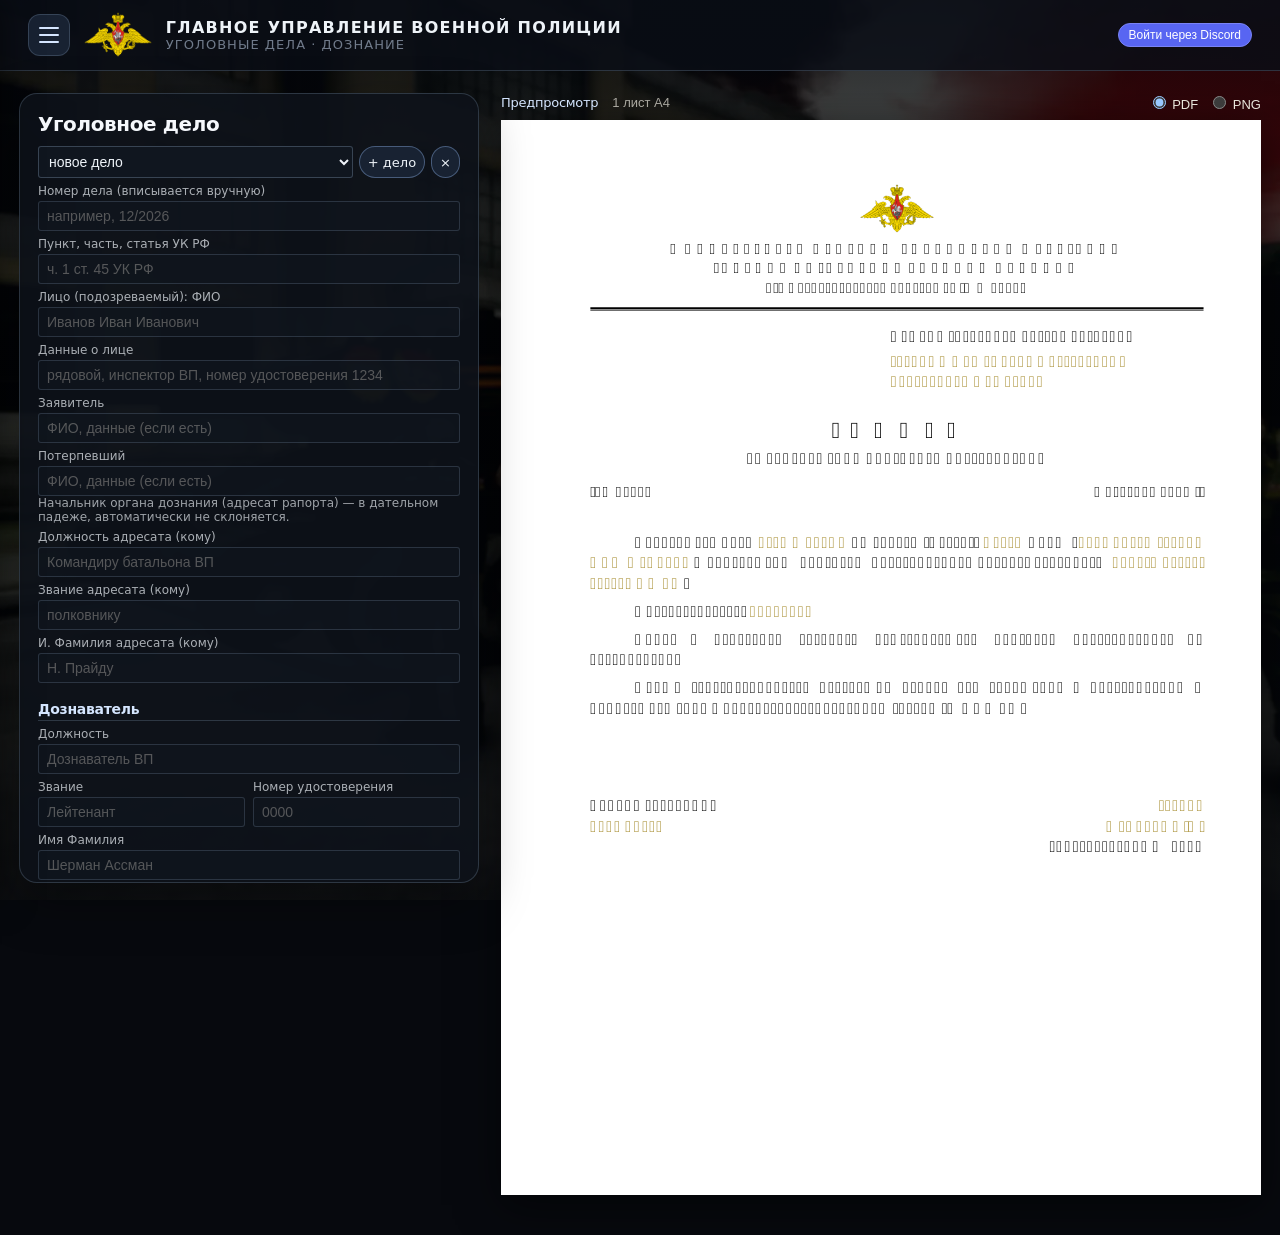
<file: ugolovnoe.html>
<!DOCTYPE html>
<html lang="ru">
<head>
<meta charset="utf-8">
<meta name="viewport" content="width=device-width, initial-scale=1">
<meta name="color-scheme" content="dark">
<title>ГУ ВП · Уголовные дела</title>
<link rel="icon" href="favicon.svg" type="image/svg+xml">
<link rel="icon" href="favicon.png" type="image/png" sizes="64x64">
<link rel="apple-touch-icon" href="apple-touch-icon.png">
<link rel="stylesheet" href="style.css?v=9">
<script>(function(){var ids=['kremlin','formation','tanks'],id=null;try{id=sessionStorage.getItem('vp_bg');}catch(e){}if(ids.indexOf(id)<0){id=ids[Math.min(ids.length-1,Math.floor(Math.random()*ids.length))];try{sessionStorage.setItem('vp_bg',id);}catch(e){}}var v=null;try{v=sessionStorage.getItem('vp_bg_v');}catch(e){}if(v!=='d'&&v!=='m'){v=window.matchMedia('(max-width: 720px)').matches?'m':'d';try{sessionStorage.setItem('vp_bg_v',v);}catch(e){}}var h=document.documentElement;h.dataset.bg=id;h.dataset.bgVariant=v;})();</script>
</head>
<body class="v2 ud">
<div class="scene" aria-hidden="true"><div class="scene-photo" id="scenePhoto"></div><div class="scene-veil"></div></div>

<header class="topbar">
  <img src="emblem.png" alt="">
  <div>
    <div class="t1">ГЛАВНОЕ УПРАВЛЕНИЕ ВОЕННОЙ ПОЛИЦИИ</div>
    <div class="t2">Уголовные дела · дознание</div>
  </div>
  <nav class="tabs"><a href="index.html">На взыскание</a><a href="povyshenie.html">На повышение</a><a href="otchet.html">Отчёт</a><a href="vygovor.html">Приказ</a><a href="ugolovnoe.html" class="on">Уголовные дела</a><a href="gajd.html">Гайд УД</a></nav>
</header>

<main class="layout v2">
  <aside class="panel form-panel" id="form">
    <h2>Уголовное дело</h2>
    <div class="ud-case-row"><select id="caseSel"></select><button type="button" class="mini" id="caseNew" title="Новое дело">+ дело</button><button type="button" class="mini" id="caseDel" title="Удалить дело">×</button></div>
    <label class="plab">Номер дела (вписывается вручную)<input id="c_num" placeholder="например, 12/2026"></label>
    <label class="plab">Пункт, часть, статья УК РФ<input id="c_article" placeholder="ч. 1 ст. 45 УК РФ"></label>
    <label class="plab">Лицо (подозреваемый): ФИО<input id="c_suspName" placeholder="Иванов Иван Иванович"></label>
    <label class="plab">Данные о лице<input id="c_suspInfo" placeholder="рядовой, инспектор ВП, номер удостоверения 1234"></label>
    <label class="plab">Заявитель<input id="c_applicant" placeholder="ФИО, данные (если есть)"></label>
    <label class="plab">Потерпевший<input id="c_victim" placeholder="ФИО, данные (если есть)"></label>
    <div class="acts-hint">Начальник органа дознания (адресат рапорта) — в дательном падеже, автоматически не склоняется.</div>
    <label class="plab">Должность адресата (кому)<input id="c_chiefPos" placeholder="Командиру батальона ВП"></label>
    <label class="plab">Звание адресата (кому)<input id="c_chiefRank" placeholder="полковнику"></label>
    <label class="plab">И. Фамилия адресата (кому)<input id="c_chiefName" placeholder="Н. Прайду"></label>

    <h3>Дознаватель</h3>
    <label class="plab">Должность<input class="req" id="fromPos" list="positions" placeholder="Дознаватель ВП"></label>
    <div class="row2">
      <label class="plab">Звание<input class="req" id="fromRank" list="ranks" placeholder="Лейтенант"></label>
      <label class="plab">Номер удостоверения<input class="req" id="staticId" placeholder="0000"></label>
    </div>
    <label class="plab">Имя Фамилия<input class="req" id="fromName" placeholder="Шерман Ассман"></label>

    <h3>Документ</h3>
    <select id="docSel" class="ud-doc"></select>
    <div class="ud-arts">Основание: <b id="docArts"></b></div>
    <div class="ud-arts">Куда: <span id="docRoute"></span></div>
    <label class="plab">Дата документа<input type="date" id="d_date"></label>
    <div id="docFields"></div>

    <h3>Приложение (доказательства)</h3>
    <div class="acts-hint">Сколько угодно строк. В PDF — название и кликабельная ссылка, в PNG — только название.</div>
    <div id="evList"></div>
    <button type="button" class="btn ghost" id="evAdd">+ материал</button>

    <div class="crit-note no" id="checksBox"><b>Не хватает по УПК:</b><ul id="checks"></ul></div>
    <label class="chk"><input type="checkbox" id="stampOn" checked> Ставить печать и подпись</label>
    <button class="btn primary" id="pdf">Скачать PDF</button>
    <button class="btn" id="png">Скачать PNG</button>
    <button class="btn ghost" id="clearDoc">Очистить бланк</button>
    <div class="status" id="status"></div>
    <div class="note">Как вести дело по шагам, читай в <a href="gajd.html">гайде</a>. Дела хранятся только в этом браузере.</div>
  </aside>

  <section class="preview-wrap">
    <div class="pv-bar"><span>Предпросмотр</span><span id="pvPages"></span>
      <span class="pv-mode"><label><input type="radio" name="pvMode" value="preview" checked> PDF</label><label><input type="radio" name="pvMode" value="png"> PNG</label></span></div>
    <div class="preview" id="preview"></div>
  </section>
</main>

<datalist id="ranks">
  <option>Рядовой</option><option>Ефрейтор</option><option>Младший сержант</option><option>Сержант</option>
  <option>Старший сержант</option><option>Старшина</option><option>Прапорщик</option><option>Старший прапорщик</option>
  <option>Младший лейтенант</option><option>Лейтенант</option><option>Старший лейтенант</option><option>Капитан</option>
  <option>Майор</option><option>Подполковник</option><option>Полковник</option><option>Генерал-майор</option><option>Генерал-лейтенант</option><option>Генерал-полковник</option><option>Генерал армии</option>
</datalist>
<datalist id="positions">
  <option>Дознаватель ВП</option><option>Дознаватель военной комендатуры</option><option>Ком. Бат ВП</option><option>Зам. Ком. Бат ВП</option><option>Комендант гарнизона</option><option>Заместитель коменданта гарнизона</option>
</datalist>
<datalist id="evTypes">
  <option>Видеозапись с нагрудной камеры (боди-камера)</option><option>Видеозапись допроса</option><option>Протокол следственного действия</option><option>Скриншот</option><option>Аудиозапись</option><option>Заключение эксперта</option><option>Вещественное доказательство</option>
</datalist>

<script src="config.js?v=2"></script>
<script src="eco.js?v=5"></script>
<script src="vendor/fonts-data.js"></script>
<script src="assets-data.js"></script>
<script src="vendor/pdfmake.min.js"></script>
<script src="vendor/pdf.min.js"></script>
<script src="vendor/pdf.worker.min.js"></script>
<script src="docs.js?v=13"></script>
<script src="ud-docs.js"></script>
<script src="ugolovnoe.js?v=3"></script>
</body>
</html>
</file>
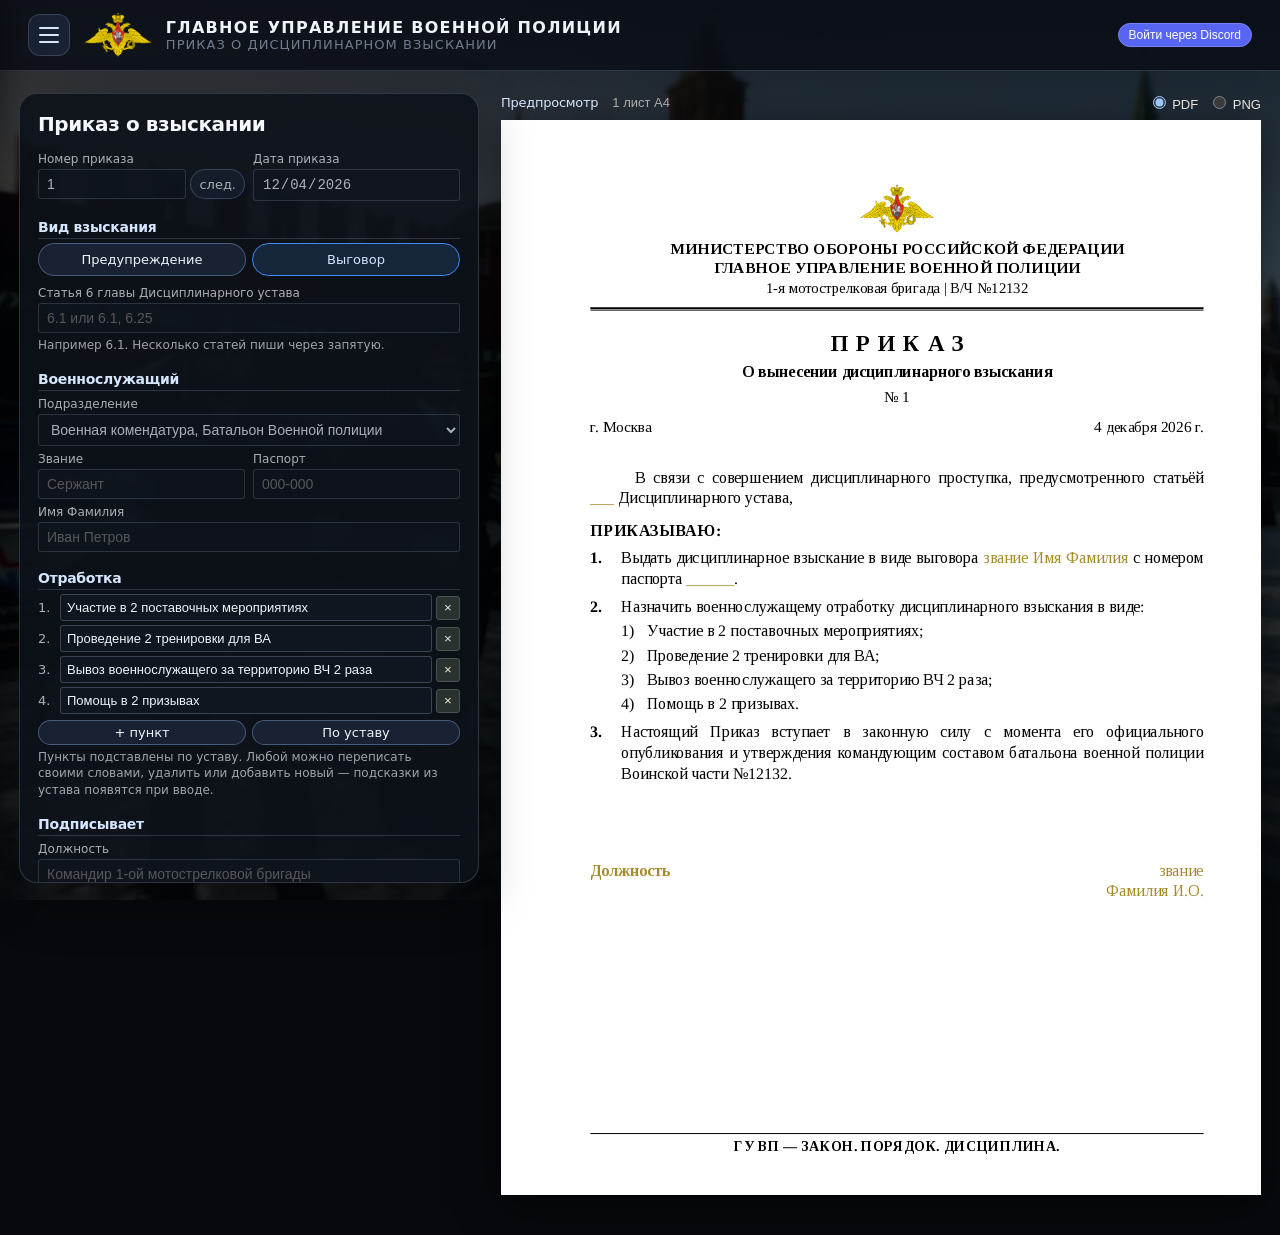
<file: vygovor.html>
<!DOCTYPE html>
<html lang="ru">
<head>
<meta charset="utf-8">
<meta name="viewport" content="width=device-width, initial-scale=1">
<meta name="color-scheme" content="dark">
<title>ГУ ВП · Приказ о взыскании</title>
<link rel="icon" href="favicon.svg" type="image/svg+xml">
<link rel="icon" href="favicon.png" type="image/png" sizes="64x64">
<link rel="apple-touch-icon" href="apple-touch-icon.png">
<link rel="stylesheet" href="style.css?v=9">
<script>(function(){var ids=['kremlin','formation','tanks'],id=null;try{id=sessionStorage.getItem('vp_bg');}catch(e){}if(ids.indexOf(id)<0){id=ids[Math.min(ids.length-1,Math.floor(Math.random()*ids.length))];try{sessionStorage.setItem('vp_bg',id);}catch(e){}}var v=null;try{v=sessionStorage.getItem('vp_bg_v');}catch(e){}if(v!=='d'&&v!=='m'){v=window.matchMedia('(max-width: 720px)').matches?'m':'d';try{sessionStorage.setItem('vp_bg_v',v);}catch(e){}}var h=document.documentElement;h.dataset.bg=id;h.dataset.bgVariant=v;})();</script>
</head>
<body class="v2">
<div class="scene" aria-hidden="true"><div class="scene-photo" id="scenePhoto"></div><div class="scene-veil"></div></div>

<header class="topbar">
  <img src="emblem.png" alt="">
  <div>
    <div class="t1">ГЛАВНОЕ УПРАВЛЕНИЕ ВОЕННОЙ ПОЛИЦИИ</div>
    <div class="t2">Приказ о дисциплинарном взыскании</div>
  </div>
  <nav class="tabs"><a href="index.html">На взыскание</a><a href="povyshenie.html">На повышение</a><a href="otchet.html">Отчёт</a><a href="vygovor.html" class="on">Приказ</a><a href="ugolovnoe.html">Уголовные дела</a><a href="gajd.html">Гайд УД</a></nav>
</header>

<main class="layout v2">
  <aside class="panel form-panel" id="form">
    <h2>Приказ о взыскании</h2>
    <div class="row2">
      <label class="plab">Номер приказа
        <span class="numrow"><input id="num" autocomplete="off" placeholder="по порядку"><button type="button" class="mini" id="numNext" title="Следующий номер по счётчику этого браузера">след.</button></span>
      </label>
      <label class="plab">Дата приказа<input type="date" id="date"></label>
    </div>

    <h3>Вид взыскания</h3>
    <div class="kind" id="kind">
      <button type="button" data-kind="pred">Предупреждение</button>
      <button type="button" data-kind="vyg" class="on">Выговор</button>
    </div>
    <label class="plab">Статья 6 главы Дисциплинарного устава
      <input id="nPoint" placeholder="6.1 или 6.1, 6.25">
    </label>
    <div class="norm-hint">Например 6.1. Несколько статей пиши через запятую.</div>

    <h3>Военнослужащий</h3>
    <label class="plab">Подразделение<select id="unit"></select></label>
    <div class="row2">
      <label class="plab">Звание<input id="tRank" list="ranks" placeholder="Сержант"></label>
      <label class="plab">Паспорт<input id="tPass" placeholder="000-000" autocomplete="off"></label>
    </div>
    <label class="plab">Имя Фамилия<input id="tName" placeholder="Иван Петров" autocomplete="off"></label>
    <div class="hist" id="hist"></div>

    <h3 class="duty-h">Отработка</h3>
    <div class="duty-edit" id="dutyEdit"></div>
    <div class="row-btns"><button type="button" class="mini" id="dutyAdd">+ пункт</button><button type="button" class="mini" id="dutyReset">По уставу</button></div>
    <div class="norm-hint" id="dutyHint">Пункты подставлены по уставу. Любой можно переписать своими словами, удалить или добавить новый — подсказки из устава появятся при вводе.</div>
    <datalist id="dutyOpts"></datalist>

    <h3>Подписывает</h3>
    <label class="plab">Должность<input class="req" id="fromPos" list="positions" placeholder="Командир 1-ой мотострелковой бригады"></label>
    <div class="row2">
      <label class="plab">Звание<input class="req" id="fromRank" list="ranks" placeholder="Полковник"></label>
      <label class="plab">Имя Фамилия<input class="req" id="fromName" placeholder="Шерман Ассман" autocomplete="off"></label>
    </div>

    <h3>Выгрузка</h3>
    <label class="chk"><input type="checkbox" id="stampOn" checked> Ставить печать и подпись</label>
    <button class="btn primary" id="pdf">Скачать PDF</button>
    <button class="btn" id="png">Скачать PNG</button>
    <button class="btn ghost" id="clear">Очистить нарушителя</button>
    <div class="status" id="status"></div>
    <div class="note">По умолчанию отработка подставляется по уставу (все пункты для подразделения), но руководитель может переписать её своими словами. У рядового военной академии свои поставки: 5 на предупреждение и 9 на выговор. Номер приказа предлагается по счётчику этого браузера и правится вручную. По паспорту видно, выгружались ли уже в этом браузере предупреждение или выговор.</div>
  </aside>

  <section class="preview-wrap">
    <div class="pv-bar"><span>Предпросмотр</span><span id="pvPages"></span>
      <span class="pv-mode"><label><input type="radio" name="pvMode" value="preview" checked> PDF</label><label><input type="radio" name="pvMode" value="png"> PNG</label></span></div>
    <div class="preview" id="preview"></div>
  </section>
</main>

<datalist id="ranks">
  <option>Рядовой</option><option>Ефрейтор</option><option>Младший сержант</option><option>Сержант</option>
  <option>Старший сержант</option><option>Старшина</option><option>Прапорщик</option><option>Старший прапорщик</option>
  <option>Младший лейтенант</option><option>Лейтенант</option><option>Старший лейтенант</option><option>Капитан</option>
  <option>Майор</option><option>Подполковник</option><option>Полковник</option><option>Генерал-майор</option><option>Генерал-лейтенант</option><option>Генерал-полковник</option><option>Генерал армии</option>
</datalist>
<datalist id="positions">
  <option>Стажёр ВП</option><option>Инспектор ВП</option><option>Дознаватель ВП</option><option>Инструктор ВП</option><option>Зам. Ком. Бат ВП</option><option>Ком. Бат ВП</option><option>Инспектор военной комендатуры</option><option>Дознаватель военной комендатуры</option><option>Заместитель коменданта гарнизона</option><option>Комендант гарнизона</option>
  <option>Командир 1-ой мотострелковой бригады</option>
  <option>Первый Заместитель Командира Бригады</option>
  <option>Начальник штаба войсковой части №12132</option>
  <option>Заместитель командира бригады по Материально-техническому обеспечению</option>
  <option>Помощник командира бригады войсковой части №12132</option>
</datalist>

<script src="config.js?v=2"></script>
<script src="eco.js?v=5"></script>
<script src="vendor/fonts-data.js"></script>
<script src="assets-data.js"></script>
<script src="vendor/pdfmake.min.js"></script>
<script src="vendor/pdf.min.js"></script>
<script src="vendor/pdf.worker.min.js"></script>
<script src="docs.js?v=13"></script>
<script src="vygovor-rules.js"></script>
<script src="vygovor.js"></script>
</body>
</html>
</file>
<file: style.css>
:root{--bg:#14181a;--panel:#1d2326;--gold:#c9a227;--gold2:#e7c75a;--ink:#000;--edit:#fff7d1;--editb:#d9b84a}
*{box-sizing:border-box}
html{background:#14181a;min-height:100%}
input::-webkit-calendar-picker-indicator{display:none!important;opacity:0}
body{margin:0;background:radial-gradient(ellipse at top,#26302c 0%,#14181a 60%) fixed;color:#e9e6dc;font-family:"Segoe UI",Roboto,Arial,sans-serif}
.topbar{display:flex;align-items:center;gap:14px;padding:12px 28px;background:linear-gradient(90deg,#0f1312,#1b2420 50%,#0f1312);border-bottom:2px solid var(--gold)}
.topbar img{height:46px}
.topbar .t1{font-family:Oswald,sans-serif;letter-spacing:2px;color:var(--gold2);font-size:18px}
.topbar .t2{font-size:13px;opacity:.75;letter-spacing:1px;text-transform:uppercase}
.layout{display:flex;gap:28px;justify-content:center;align-items:flex-start;padding:28px}
.desk{flex:0 0 auto}
.panel{width:300px;position:sticky;top:20px;background:var(--panel);border:1px solid #333d39;border-top:3px solid var(--gold);border-radius:6px;padding:18px 18px 20px}
.panel h2{margin:0 0 10px;font-family:Oswald,sans-serif;font-weight:600;letter-spacing:1px;color:var(--gold2);font-size:18px;text-transform:uppercase}
.panel ol{padding-left:18px;margin:0 0 14px;font-size:13.5px;line-height:1.45}
.panel li{margin-bottom:6px}
.chk{display:flex;gap:8px;align-items:center;font-size:13.5px;margin:6px 0 12px}
.btn{display:block;width:100%;padding:11px;margin-top:8px;border-radius:4px;border:1px solid #4a5550;background:#2a322f;color:#e9e6dc;font-size:14px;cursor:pointer;font-family:Oswald,sans-serif;letter-spacing:1px;text-transform:uppercase}
.btn:hover{border-color:var(--gold)}
.btn.primary{background:linear-gradient(#8b1c1c,#6a1212);border-color:#b33;font-size:16px}
.btn.primary:hover{background:linear-gradient(#a02222,#7a1515)}
.btn.ghost{background:transparent}
.btn:disabled{opacity:.5;cursor:wait}
.status{margin-top:12px;font-size:13.5px;min-height:18px}
.status.ok{color:#8fd18f}.status.err{color:#ff8a80}.status.warn{color:#ffd166}
.note{margin-top:14px;font-size:11.5px;opacity:.6;line-height:1.4;border-top:1px solid #333d39;padding-top:10px}

/* ===== Лист ===== */
.paper{width:794px;min-height:1123px;background:#fff;color:var(--ink);padding:40px 72px 60px 96px;box-shadow:0 10px 40px rgba(0,0,0,.55);font-family:"Times New Roman",Tinos,serif;font-size:16.5px;line-height:1.5;position:relative}
.emblem{text-align:center}
.emblem img{width:150px}
.hdr{text-align:center;font-size:17px;line-height:1.25;margin-top:6px;text-transform:uppercase}
.addressee{margin:16px 0 0 auto;width:300px;font-size:16px;line-height:1.35}
.title{text-align:center;font-size:30px;font-weight:700;letter-spacing:4px;margin:18px 0 0;font-family:"Times New Roman",Tinos,serif}
.subtitle{text-align:center;font-weight:700;font-size:16px}
.meta{display:flex;justify-content:space-between;align-items:baseline;margin-top:6px;font-size:16px}
.rule{border-top:1px solid #000;margin:8px 0 14px}
.para{text-indent:48px;text-align:justify;margin:0 0 8px}
.items{margin:4px 0 10px;padding-left:24px}
.items li{margin-bottom:6px;text-align:justify}
.appendix{margin-top:10px;font-size:16px}

/* поля ввода, стилизованные под текст документа */
.f{font:inherit;color:#000;background:var(--edit);border:none;border-bottom:1px dashed var(--editb);padding:0 3px;outline:none;border-radius:2px}
.f:focus{background:#ffef9e;border-bottom-color:#b8860b}
.f::placeholder{color:#a08a3c;font-style:italic}
input.f{min-width:60px}
textarea.f{display:block;width:100%;resize:none;overflow:hidden;line-height:1.5;margin-top:2px;text-align:justify}
.f.bad{background:#ffd6d6;border-bottom-color:#d33}
.f.link{color:#1a4fb5}

/* подпись */
.sign{display:flex;justify-content:space-between;align-items:center;margin-top:46px;min-height:170px}
.sign-left{display:flex;flex-direction:column;line-height:1.35;font-size:16px;width:250px;flex:0 0 250px;min-width:0}
.sign-left .f{align-self:flex-start}
.sign-left textarea.pos{align-self:stretch;width:100%;max-width:250px;text-align:left;line-height:1.25;white-space:pre-wrap;word-break:break-word;overflow:hidden}
.pos-suggest{position:fixed;z-index:30;background:#fff;border:1px solid #d9b84a;border-radius:4px;box-shadow:0 8px 24px rgba(0,0,0,.4);max-height:240px;overflow:auto;padding:4px}
.pos-suggest[hidden]{display:none}
.pos-suggest button{display:block;width:100%;text-align:left;background:#fff;border:0;padding:7px 8px;font:15px "Times New Roman",Tinos,serif;color:#000;cursor:pointer;line-height:1.25}
.pos-suggest button:hover,.pos-suggest button.on{background:#fff7d1}
.sign-mid{position:relative;width:240px;height:170px}
#stamp{position:absolute;width:170px;height:170px;left:10px;top:0;opacity:.9}
.autograph{position:absolute;left:40px;top:40px;width:240px;height:100px;pointer-events:none}
#autoText{position:absolute;left:12px;top:4px;font-family:"Marck Script",cursive;font-size:46px;color:#16205e;white-space:nowrap;transform-origin:left center}
#autoFlourish{position:absolute;left:0;top:0;width:240px;height:100px;overflow:visible}
#autoFlourish path{fill:none;stroke:#16205e;stroke-width:2.2;stroke-linecap:round}
.sign-right{width:180px;text-align:right;font-size:16px}
.sign-hint{font-size:11px;color:#a08a3c;font-style:italic;font-family:Arial,sans-serif}

/* режим рендера картинки */
.rendering .f{background:transparent!important;border:none!important;padding:0!important}
.rendering .sign-hint{display:none}
.rendering .f.link{color:#000}

@media (max-width:1180px){.layout{flex-direction:column;align-items:center}.panel{position:static;width:794px;max-width:100%}}
@media (max-width:820px){.desk{zoom:.46}}

.app-row{padding-left:24px;text-indent:-24px;margin-left:24px}
.app-row textarea.f.inline{display:inline-block;width:calc(100% - 30px);vertical-align:top;text-indent:0}
.rendering .app-row div{display:inline;text-indent:0}

/* вкладки */
.tabs{margin-left:auto;display:flex;gap:6px}
.tabs a{color:#e9e6dc;text-decoration:none;font-family:Oswald,sans-serif;letter-spacing:1px;text-transform:uppercase;font-size:14px;padding:8px 14px;border:1px solid #3a4440;border-radius:4px}
.tabs a.on{border-color:var(--gold);color:var(--gold2)}
.tabs a:hover{border-color:var(--gold)}

/* страница повышения */
.promo .layout{gap:20px;padding:24px 16px}
.calc-panel{width:390px;max-height:calc(100vh - 40px);overflow:auto}
.calc-panel h3{font-family:Oswald,sans-serif;font-weight:600;letter-spacing:1px;color:var(--gold2);font-size:15px;text-transform:uppercase;margin:16px 0 4px}
.route{font-family:Oswald,sans-serif;font-size:17px;margin-bottom:8px}
.route span{color:var(--gold2)}
.bar{position:relative;height:24px;background:#111614;border:1px solid #3a4440;border-radius:4px;overflow:hidden;margin-bottom:10px}
.bar-fill{height:100%;width:0;background:linear-gradient(90deg,#7a5c10,#c9a227);transition:width .3s}
.bar-fill.full{background:linear-gradient(90deg,#2f6b2f,#59a659)}
.bar span{position:absolute;inset:0;display:flex;align-items:center;justify-content:center;font-size:13px;font-weight:600}
.crit{list-style:none;padding:0;margin:0;font-size:13.5px;line-height:1.6}
.crit li.ok{color:#8fd18f}.crit li.no{color:#ff9e8f}
.crit b{color:#e9e6dc;font-weight:600;margin-left:4px}
.crit-note{font-size:12.5px;margin-top:6px;padding:7px 9px;border-radius:4px;background:#25201a}
.crit-note.ok{background:#1d2b1d;color:#a8e0a8}.crit-note.no{color:#ffc4a8}
.crit-note:empty{display:none}
.acts-hint{font-size:12px;opacity:.65;margin-bottom:6px}
.act{border:1px solid #2f3835;border-radius:4px;padding:6px 8px;margin-bottom:5px;background:#202725}
.act.done{border-color:#6b5a22;background:#262519}
.act-top{display:flex;align-items:center;gap:8px}
.act-name{flex:1;font-size:13px;line-height:1.3}
.pts{display:inline-block;margin-left:6px;font-size:11px;color:#14181a;background:var(--gold);border-radius:3px;padding:0 4px;font-weight:700}
.ctr{display:flex;align-items:center}
.ctr button{width:26px;height:26px;border:1px solid #4a5550;background:#2a322f;color:#e9e6dc;font-size:16px;cursor:pointer;border-radius:3px}
.ctr button:hover{border-color:var(--gold)}
.ctr input{width:40px;height:26px;text-align:center;background:#111614;border:1px solid #3a4440;color:#fff;margin:0 3px;-moz-appearance:textfield}
.ctr input::-webkit-inner-spin-button{display:none}
.act-once input{width:20px;height:20px;accent-color:#c9a227}
.act details{margin-top:3px}
.act summary{font-size:11.5px;opacity:.6;cursor:pointer}
.act textarea{width:100%;margin-top:4px;background:#111614;color:#e9e6dc;border:1px solid #3a4440;border-radius:3px;font-size:12px;padding:5px;resize:vertical}
.calc{border-bottom:1px dashed #c9b26a}
.rendering .calc{border:none}
#achList .ph{color:#a08a3c;font-style:italic;list-style:none}
.extra-wrap{padding-left:24px;margin-bottom:8px}
#summary{margin-top:4px}
@media (max-width:1240px){.promo .layout{flex-direction:column;align-items:center}.calc-panel{position:static;width:794px;max-width:100%;max-height:none}}

/* еженедельный отчёт */
.tabs a{white-space:nowrap}
.cat-group{border:1px solid #2f3835;border-radius:4px;padding:6px 8px;margin-bottom:5px;background:#202725}
.cat-group.on{border-color:#6b5a22;background:#262519}
.cat-group .act{border:none;background:transparent;padding:4px 0;margin:0}
.vygovor-note{font-size:12px;line-height:1.4;color:#ffc4a8;background:#2a211c;border-radius:4px;padding:6px 8px;margin-top:4px}
.vygovor-note.ok{display:none}

.week-dates{display:flex;align-items:center;gap:8px;margin-bottom:10px}
.week-dates input{flex:1;background:#111614;color:#e9e6dc;border:1px solid #3a4440;border-radius:3px;padding:5px 6px;font-size:13px}
.week-dates span{opacity:.6}

.static-line{margin-top:2px;white-space:nowrap}

/* приказ о выговоре */
.kind{display:flex;gap:6px;margin:0 0 10px}
.kind button{flex:1;padding:8px 6px;border-radius:4px;border:1px solid #4a5550;background:#2a322f;color:#e9e6dc;font-family:Oswald,sans-serif;letter-spacing:.5px;text-transform:uppercase;font-size:13px;cursor:pointer}
.kind button.on{border-color:var(--gold);color:var(--gold2);background:#2c291c}
.plab{display:block;font-size:12px;opacity:.7;margin:8px 0 0}
.plab input,.plab select{display:block;width:100%;margin-top:3px;background:#111614;color:#e9e6dc;border:1px solid #3a4440;border-radius:3px;padding:6px 8px;font-size:14px;opacity:1}
.plab input.bad{border-color:#d33;background:#3a2222}
.duty-h{font-family:Oswald,sans-serif;font-weight:600;letter-spacing:1px;color:var(--gold2);font-size:14px;text-transform:uppercase;margin:14px 0 4px}
.duty-preview{margin:0 0 12px;padding-left:18px;font-size:13px;line-height:1.4}
.duty-preview li{margin-bottom:3px}
.subitems{margin:4px 0 2px;padding-left:22px}
.subitems li{margin-bottom:2px}

.topbar > div{min-width:220px}
.topbar .t1{font-size:16px;letter-spacing:1px;white-space:nowrap}
.tabs a{padding:7px 9px;font-size:13px;letter-spacing:.4px}

.hist{font-size:13px;line-height:1.4;margin:8px 0 4px;padding:8px 10px;border-radius:4px;background:#1d2b1d;color:#c6e6c6}
.hist:empty{display:none}
.hist.repeat{background:#3a2218;color:#ffd7c2;border:1px solid #a85a32}
.hist ol{margin:4px 0 0;padding-left:18px}
.hist b{color:#fff}

.norm-row{display:flex;gap:6px}
.norm-row .plab{flex:1;margin-top:0}
.norm-hint{font-size:12px;opacity:.65;margin:4px 0 8px;line-height:1.35}


/* свободная отработка и список приложений */
.duty-edit{display:flex;flex-direction:column;gap:4px}
.duty-row{display:flex;gap:4px;align-items:center;font-size:13px}
.duty-row span{width:18px;opacity:.7}
.duty-row input{flex:1;min-width:0;background:#111614;color:#e9e6dc;border:1px solid #3a4440;border-radius:3px;padding:5px 6px;font-size:13px}
.duty-row .x,.ev-x{width:24px;height:24px;border:1px solid #4a5550;background:#2a322f;color:#e9e6dc;border-radius:3px;cursor:pointer;line-height:1;padding:0}
.row-btns{display:flex;gap:6px;margin:6px 0 4px}
.mini{flex:1;padding:6px;border:1px solid #4a5550;background:#2a322f;color:#e9e6dc;border-radius:3px;cursor:pointer;font-family:Oswald,sans-serif;font-size:12px;letter-spacing:.5px;text-transform:uppercase}
.ev-row{display:flex;gap:4px;align-items:baseline}
.ev-row .ev-n{flex:0 0 auto}
.ev-row input.f.ev-type{min-width:160px}
.ev-row input.f.link{flex:1;min-width:120px}
.paper .ev-x{flex:0 0 auto;font-size:14px;width:20px;height:20px}
.paper .ev-add{margin-top:4px;border:1px dashed #b8a25a;background:#fffbea;color:#7a6320;border-radius:3px;padding:2px 10px;cursor:pointer;font:14px "Times New Roman",Tinos,serif}
.paper.rendering .ev-x,.paper.rendering .ev-add{display:none}
.ev-url{word-break:break-all}

/* уголовные дела */
.ud .paper .ph{color:#a08a3c;font-style:italic}
.rendering .ph{color:#000!important;font-style:normal!important}
.ud-h{font-weight:700;text-align:center;margin:10px 0 6px;letter-spacing:1px}
.ud-approve{position:absolute;right:56px;top:34px;width:205px;font-size:13px;line-height:1.45}
.ud-signs{margin-top:18px;font-size:15.5px}
.ud-sl{display:flex;gap:10px;align-items:flex-end;margin:10px 0}
.ud-sl span:first-child{min-width:200px}
.ud-line{flex:1;border-bottom:1px solid #000;height:18px}
.ud-case-row{display:flex;gap:6px}
.ud-case-row select,select.ud-doc{flex:1;width:100%;background:#111614;color:#e9e6dc;border:1px solid #3a4440;border-radius:3px;padding:6px;font-size:14px}
.mini{background:#2a322f;color:#e9e6dc;border:1px solid #4a5550;border-radius:3px;padding:4px 8px;cursor:pointer;font-size:13px;white-space:nowrap}
.mini:hover{border-color:var(--gold)}
.plab textarea{display:block;width:100%;margin-top:3px;background:#111614;color:#e9e6dc;border:1px solid #3a4440;border-radius:3px;padding:6px 8px;font-size:13.5px;resize:vertical;box-sizing:border-box}
.ud .plab input,.ud .plab select{box-sizing:border-box}
.ud .plab input.f{font:14px "Segoe UI",sans-serif;color:#e9e6dc;background:#111614;border:1px solid #3a4440;border-radius:3px;padding:6px 8px}
.ud .plab input.f.bad,.ud .plab input.bad{border-color:#d33;background:#3a2222}
.ud-arts{font-size:12.5px;opacity:.85;margin:6px 0 0;line-height:1.35}
.ev-row{display:flex;gap:4px;align-items:center;margin-bottom:4px}
.ev-row input{flex:1;min-width:0;background:#111614;color:#e9e6dc;border:1px solid #3a4440;border-radius:3px;padding:5px;font-size:12.5px}
.ev-n{font-size:12px;opacity:.6;width:20px}
.ev-row button{background:transparent;border:1px solid #4a5550;color:#ff9e8f;border-radius:3px;cursor:pointer;width:24px;height:26px}
.crit-note ul{margin:4px 0 0;padding-left:18px}
.para.nl{text-indent:0}
.items ol{margin:4px 0;padding-left:22px}
.note a,.guide a{color:var(--gold2)}
/* гайд */
.guide{max-width:960px;margin:0 auto;padding:24px 20px 60px;line-height:1.55;font-size:15.5px}
.guide h1{font-family:Oswald,sans-serif;color:var(--gold2);letter-spacing:1px;font-weight:600}
.guide h2{font-family:Oswald,sans-serif;color:var(--gold2);letter-spacing:1px;font-weight:600;margin-top:30px;border-bottom:1px solid #333d39;padding-bottom:4px}
.guide .step{background:var(--panel);border:1px solid #333d39;border-left:4px solid var(--gold);border-radius:6px;padding:12px 16px;margin:12px 0}
.guide .step h3{margin:0 0 6px;font-family:Oswald,sans-serif;font-weight:600;letter-spacing:.5px}
.guide table{border-collapse:collapse;width:100%;font-size:14px}
.guide td,.guide th{border:1px solid #333d39;padding:6px 8px;vertical-align:top;text-align:left}
.guide th{background:#202725;color:var(--gold2)}
.guide .warn{background:#2a211c;border-left:4px solid #b33;padding:10px 14px;border-radius:4px;margin:10px 0}
.guide .art{color:var(--gold2);white-space:nowrap}
.ud-case-row .mini{flex:0 0 auto;width:auto;margin:0}

/* ===== автономная версия: форма слева, предпросмотр листа справа ===== */
.layout.v2{align-items:flex-start;gap:22px;padding:22px 16px}
.form-panel{width:460px;flex:0 0 460px;max-height:calc(100vh - 110px);overflow:auto;position:sticky;top:12px}
.form-panel h3{font-family:Oswald,sans-serif;font-weight:600;letter-spacing:1px;color:var(--gold2);font-size:14.5px;text-transform:uppercase;margin:18px 0 4px;border-bottom:1px solid #333d39;padding-bottom:3px}
.form-panel .q{font-size:13px;font-weight:600;color:#e9e6dc;opacity:1;margin:10px 0 0}
.form-panel .plab{margin-top:6px}
.form-panel .plab.q{opacity:1}
.form-panel input.bad,.form-panel textarea.bad{border-color:#d33!important;background:#3a2222!important}
.form-panel input:disabled{opacity:.45}
.row2{display:grid;grid-template-columns:1fr 1fr;gap:8px}
.row3{display:grid;grid-template-columns:1fr 1fr 1fr;gap:8px;align-items:end}
#detBox.off{opacity:.5}
.numrow{display:flex;gap:4px;margin-top:3px}
.numrow input{flex:1;min-width:0;margin-top:0!important}
.numrow .mini{flex:0 0 auto;margin:0}
.plab textarea{min-height:34px}
.norm-card{position:relative;border:1px solid #2f3835;border-radius:4px;padding:4px 30px 8px 8px;margin:6px 0;background:#202725}
.norm-card .ev-x{position:absolute;right:4px;top:4px}
.ev-card{display:flex;gap:4px;align-items:center;margin:5px 0}
.ev-card input{flex:1;min-width:0;background:#111614;color:#e9e6dc;border:1px solid #3a4440;border-radius:3px;padding:6px;font-size:13px}
.ev-card input.link{flex:1.2;color:#9fc3ff}
.ev-card .ev-n{width:20px;font-size:12px;opacity:.6}
.btn.small{padding:7px;font-size:12.5px;margin-top:4px}
.preview-wrap{flex:0 1 760px;min-width:0}
.pv-bar{display:flex;gap:14px;align-items:center;font-family:Oswald,sans-serif;letter-spacing:1px;text-transform:uppercase;font-size:13px;color:var(--gold2);margin-bottom:8px}
.pv-bar #pvPages{opacity:.7;color:#e9e6dc;text-transform:none;letter-spacing:0;font-family:"Segoe UI",sans-serif}
.pv-mode{margin-left:auto;display:flex;gap:10px;text-transform:none;font-family:"Segoe UI",sans-serif;color:#e9e6dc;letter-spacing:0}
.preview{width:100%;min-height:400px}
.pv-page{display:block;width:100%;height:auto;background:#fff;box-shadow:0 10px 40px rgba(0,0,0,.55);margin-bottom:18px}
.cust-name{flex:1;min-width:0;background:#111614;color:#e9e6dc;border:1px solid #3a4440;border-radius:3px;padding:5px;font-size:13px}
.act-vp{display:flex;align-items:center;flex-wrap:wrap;gap:8px;margin-top:4px;font-size:12px}
.act-vp input{width:64px;height:24px;text-align:center;background:#111614;border:1px solid #3a4440;color:#fff;margin-left:4px;-moz-appearance:textfield}
.act-note{font-size:11px;opacity:.7;font-style:italic;margin-top:2px}
.cust-grp{display:flex;gap:12px;font-size:12px;opacity:.8;margin-top:4px}
.export-row{display:flex;gap:8px}.export-row .btn{flex:1}
@media (max-width:1240px){.layout.v2{flex-direction:column;align-items:center}.form-panel{position:static;width:100%;max-width:794px;flex:none;max-height:none}.preview-wrap{width:100%;max-width:794px;flex:none}}
/* ===== единая экосистема ГУ ВП: верхняя полоса, отправка отчёта ===== */
.topbar>.eco-user{min-width:0;flex:none}
.eco-user{margin-left:auto;display:flex;align-items:center;gap:8px;font-size:13px;white-space:nowrap}
.eco-user img{width:24px;height:24px;border-radius:50%}
.eco-user span{max-width:180px;overflow:hidden;text-overflow:ellipsis}
.eco-user button,.eco-df button{background:transparent;border:1px solid #4a5550;color:#e9e6dc;border-radius:4px;padding:4px 10px;font-size:12px;cursor:pointer}
.eco-user button:hover,.eco-df button:hover{border-color:var(--gold)}
.eco-user .eco-in,.eco-df .eco-in{background:#5865f2;border-color:#7983f5}
body.eco-drawer .tabs{display:none}
.eco-burger{width:42px;height:42px;flex:0 0 42px;display:inline-flex;flex-direction:column;justify-content:center;align-items:center;gap:5px;background:#1b2120;border:1px solid #4a5550;border-radius:6px;cursor:pointer;padding:0}
.eco-burger:hover{border-color:var(--gold)}
.eco-burger span{display:block;width:20px;height:2px;background:var(--gold2);border-radius:2px}
.eco-ov{position:fixed;inset:0;background:rgba(0,0,0,.55);z-index:60;opacity:0;pointer-events:none;transition:opacity .2s}
body.eco-open .eco-ov{opacity:1;pointer-events:auto}
.eco-drawer-p{position:fixed;top:0;left:0;bottom:0;width:300px;max-width:86vw;z-index:70;background:linear-gradient(#171d1b,#111514);border-right:2px solid var(--gold);transform:translateX(-102%);transition:transform .22s ease;display:flex;flex-direction:column;overflow-y:auto;color:#e9e6dc;box-shadow:8px 0 30px rgba(0,0,0,.5)}
body.eco-open .eco-drawer-p{transform:none}
.eco-dh{display:flex;align-items:center;gap:10px;padding:14px;border-bottom:1px solid #333d39}
.eco-dh img{height:40px}.eco-dh>div{flex:1;min-width:0}.eco-dh b{font-family:Oswald,sans-serif;letter-spacing:2px;color:var(--gold2)}
.eco-sm{font-size:12px;opacity:.7;overflow:hidden;text-overflow:ellipsis;white-space:nowrap}
.eco-x{background:none;border:1px solid #4a5550;color:#e9e6dc;border-radius:5px;width:34px;height:34px;cursor:pointer}
.eco-sec{padding:12px 16px 2px;font:12px Oswald,sans-serif;letter-spacing:2px;text-transform:uppercase;color:var(--gold2);opacity:.8}
.eco-nav{display:flex;flex-direction:column;padding:2px 8px}
.eco-nav a{display:flex;gap:12px;align-items:center;padding:8px 12px;border-radius:6px;color:#e9e6dc;text-decoration:none;border-left:3px solid transparent;font-family:Oswald,"Segoe UI",sans-serif;letter-spacing:1px;font-size:15px}
.eco-nav a i{font-style:normal;width:24px;text-align:center}
.eco-nav a:hover{background:#1f2725}.eco-nav a.on{background:#2a2614;border-left-color:var(--gold);color:var(--gold2)}
.eco-df{margin-top:auto;padding:14px;border-top:1px solid #333d39}
@media (max-width:700px){.topbar{padding:8px 12px;gap:10px}.topbar img{height:36px}.topbar>div:not(.eco-user){min-width:0;flex:1}.topbar .t1{font-size:13px;letter-spacing:1px;line-height:1.2;white-space:normal}.topbar .t2{font-size:11px}.eco-user span{display:none}.eco-user .eco-in{padding:4px 8px;white-space:normal;max-width:96px;line-height:1.2}}
.form-panel select.bad{border-color:#e5675c;box-shadow:0 0 0 1px #e5675c}
.week-btns{display:flex;gap:6px;align-items:center;flex-wrap:wrap;margin:6px 0 4px}
.send-box{border:1px solid #333d39;border-radius:6px;padding:10px 12px;background:#181d1c}
.send-info{font-size:13px;line-height:1.5}
.send-cur{margin-top:6px}
.send-com{margin-top:6px;font-size:12.5px;padding:6px 8px;border-radius:4px;background:#232b2e}
.send-com.err,.send-err{color:#ffb3ab}
.tag{display:inline-block;padding:0 7px;border-radius:9px;font-size:11.5px;border:1px solid #4a5550;white-space:nowrap}
.tag.ok{border-color:#3c7a45;color:#9fe0a8}.tag.warn{border-color:#7d6420;color:#f0d27a}.tag.err{border-color:#7a2a2a;color:#ff9c94}.tag.info{border-color:#2f5d7a;color:#9cd2f0}
.plan-box{border:1px solid #333d39;border-radius:6px;padding:8px 10px;margin:4px 0 10px;background:#181d1c;font-size:12.5px}
.plan-box table{width:100%;border-collapse:collapse;margin:4px 0}
.plan-box td{padding:2px 4px;border-bottom:1px dashed #2c3532}
.plan-box td.n{text-align:right;white-space:nowrap}
.plan-box td.ok{color:#9fe0a8}.plan-box td.warn{color:#f0d27a}.plan-box td.err{color:#ff9c94}
.plan-head{margin-bottom:4px}

/* ===== консольный слой, как на сайте ГУ ВП: те же три кадра, затемнение, шрифты и карточки.
   Лист документа (.paper) и выгрузка PDF/PNG не меняются. ===== */
:root{
  --bg:#07090e;--panel:rgba(14,18,26,.9);--panel2:#141a24;--line:rgba(158,186,220,.22);
  --gold:#3d8bfd;--gold2:#d5e6ff;--txt:#eef3f8;--mut:#93a0b3;
  --accent:#3d8bfd;--accent-2:#9ec5ff;
  color-scheme:dark
}
html{background:#07090e;color-scheme:dark}
body{background:transparent;color:var(--txt);font-family:system-ui,"Segoe UI",sans-serif}
.scene{position:fixed;inset:0;z-index:-1;pointer-events:none;background:#07090e}
.scene-photo{position:absolute;inset:0;background-color:#07090e;background-position:center;background-size:cover;background-repeat:no-repeat}
.scene-veil{position:absolute;inset:0;background:linear-gradient(180deg,rgba(5,7,12,.84),rgba(5,7,12,.5) 46%,rgba(5,7,12,.82))}
html[data-bg="kremlin"][data-bg-variant="d"] .scene-photo{background-image:url("assets/bg/kremlin-d.webp")}
html[data-bg="kremlin"][data-bg-variant="m"] .scene-photo{background-image:url("assets/bg/kremlin-m.webp")}
html[data-bg="formation"][data-bg-variant="d"] .scene-photo{background-image:url("assets/bg/formation-d.webp")}
html[data-bg="formation"][data-bg-variant="m"] .scene-photo{background-image:url("assets/bg/formation-m.webp")}
html[data-bg="tanks"][data-bg-variant="d"] .scene-photo{background-image:url("assets/bg/tanks-d.webp")}
html[data-bg="tanks"][data-bg-variant="m"] .scene-photo{background-image:url("assets/bg/tanks-m.webp")}
.topbar{background:rgba(10,14,22,.82);border-bottom:1px solid var(--line)}
.topbar .t1{font-family:system-ui,"Segoe UI",sans-serif;letter-spacing:.08em;color:var(--txt);font-weight:700;font-size:16px}
.topbar .t2{color:var(--mut);letter-spacing:.08em}
.panel{background:var(--panel);border:1px solid var(--line);border-top:1px solid var(--line);border-radius:18px;box-shadow:0 18px 50px rgba(0,0,0,.35);backdrop-filter:none}
.panel h2,.calc-panel h3,.form-panel h3,.duty-h,.pv-bar,.guide h1,.guide h2,.guide .step h3,.route{
  font-family:system-ui,"Segoe UI",sans-serif;letter-spacing:-.02em;text-transform:none;color:#f5f8fc
}
.panel h2{font-weight:650;font-size:20px;color:#f5f8fc}
.form-panel h3,.calc-panel h3,.duty-h{color:var(--gold2);border-bottom-color:var(--line);font-weight:650;font-size:14px}
.btn,.mini,.kind button,.tabs a{
  font-family:system-ui,"Segoe UI",sans-serif;letter-spacing:0;text-transform:none;border-radius:999px
}
.btn{background:#182232;border-color:rgba(158,197,255,.35);color:var(--txt)}
.btn:hover{border-color:#9ec5ff;background:#1d2c44}
.btn.primary{background:linear-gradient(180deg,#4c94ff,#2463d8);border-color:#9ec5ff;color:#fff}
.btn.primary:hover{background:linear-gradient(180deg,#5aa0ff,#2b6ce0);filter:none}
.btn.ghost{background:transparent}
.mini,.kind button{background:#182232;border-color:rgba(158,197,255,.35);color:var(--txt)}
.mini:hover,.kind button:hover{border-color:#9ec5ff}
.kind button.on,.tabs a.on{border-color:#3d8bfd;color:#d5e6ff;background:#15263a}
.tabs a{color:var(--txt);border-color:var(--line);background:rgba(16,22,34,.88)}
input,select,textarea,.form-panel input,.form-panel textarea,.form-panel select,
.ud-case-row select,select.ud-doc,.plab textarea,.ev-card input,.ev-row input,.cust-name,.act-vp input{
  background:#10161f;color:var(--txt);border-color:rgba(158,186,220,.28)
}
.form-panel input.bad,.form-panel textarea.bad,.ud .plab input.f.bad,.ud .plab input.bad{background:#3a2222!important;border-color:#d33!important}
.act{background:#141a24;border-color:var(--line)}
.act.done{border-color:#3d8bfd;background:#15263a}
.bar{background:#0e141d;border-color:var(--line)}
.bar-fill{background:linear-gradient(90deg,#1a4f9c,#3d8bfd)}
.bar-fill.full{background:linear-gradient(90deg,#1a5a38,#3c9a62)}
.norm-card{background:#141a24;border-color:var(--line);border-radius:12px}
.crit-note{background:#141922}
.crit-note.ok{background:#14241c;color:#b7f0c4}.crit-note.no{color:#ffc4a8}
.eco-burger{background:#182232;border-color:var(--line);border-radius:12px}
.eco-burger:hover{border-color:#9ec5ff}
.eco-burger span{background:#d5e6ff}
.eco-drawer-p{background:linear-gradient(#141a24,#0c1016);border-right:1px solid var(--line)}
.eco-dh{border-bottom-color:var(--line)}
.eco-dh b{font-family:system-ui,"Segoe UI",sans-serif;letter-spacing:.08em;color:var(--txt)}
.eco-x,.eco-user button,.eco-df button{background:rgba(10,14,22,.82);border-color:var(--line);color:var(--txt);border-radius:999px}
.eco-user button:hover,.eco-df button:hover,.eco-x:hover{border-color:#9ec5ff}
.eco-user .eco-in,.eco-df .eco-in{background:#5865f2;border-color:#7983f5;color:#fff}
.eco-sec{font-family:system-ui,"Segoe UI",sans-serif;color:var(--mut);letter-spacing:.14em}
.eco-nav a{font-family:system-ui,"Segoe UI",sans-serif;letter-spacing:0;border-radius:12px}
.eco-nav a:hover{background:#1a2433}
.eco-nav a.on{background:#1a2c44;border-left-color:#3d8bfd;color:#d5e6ff}
.eco-df{border-top-color:var(--line)}
.guide h1,.guide h2{color:#f5f8fc}
.guide h2{border-bottom-color:var(--line)}
.guide .step{background:var(--panel);border:1px solid var(--line);border-left:4px solid #3d8bfd;border-radius:16px}
.guide th{background:#1a2433;color:var(--gold2)}
.guide td,.guide th{border-color:var(--line)}
.guide .warn{background:#2a211c}
.guide .art,.note a,.guide a{color:#9ec5ff}
.pts{background:#3d8bfd;color:#fff}
.pv-bar{color:var(--gold2)}
.status.ok{color:#b7f0c4}.status.err{color:#ffb3ab}.status.warn{color:#f0d27a}
.note{border-top-color:var(--line);color:var(--mut)}
@media (prefers-reduced-motion: reduce){.scene-photo{transition:none}}
.btn.gated{opacity:.45;cursor:not-allowed}
.promo-gate{margin-top:10px;font-size:13px;line-height:1.45}
.promo-gate a{color:var(--gold2)}
.promo-gate:empty{display:none}
.promo-gate .eco-in{display:inline-flex;margin:0 0 0 8px;vertical-align:middle}
.crit a{color:inherit;text-decoration:underline;text-underline-offset:2px}
.crit a:hover{color:var(--gold2)}
</file>
